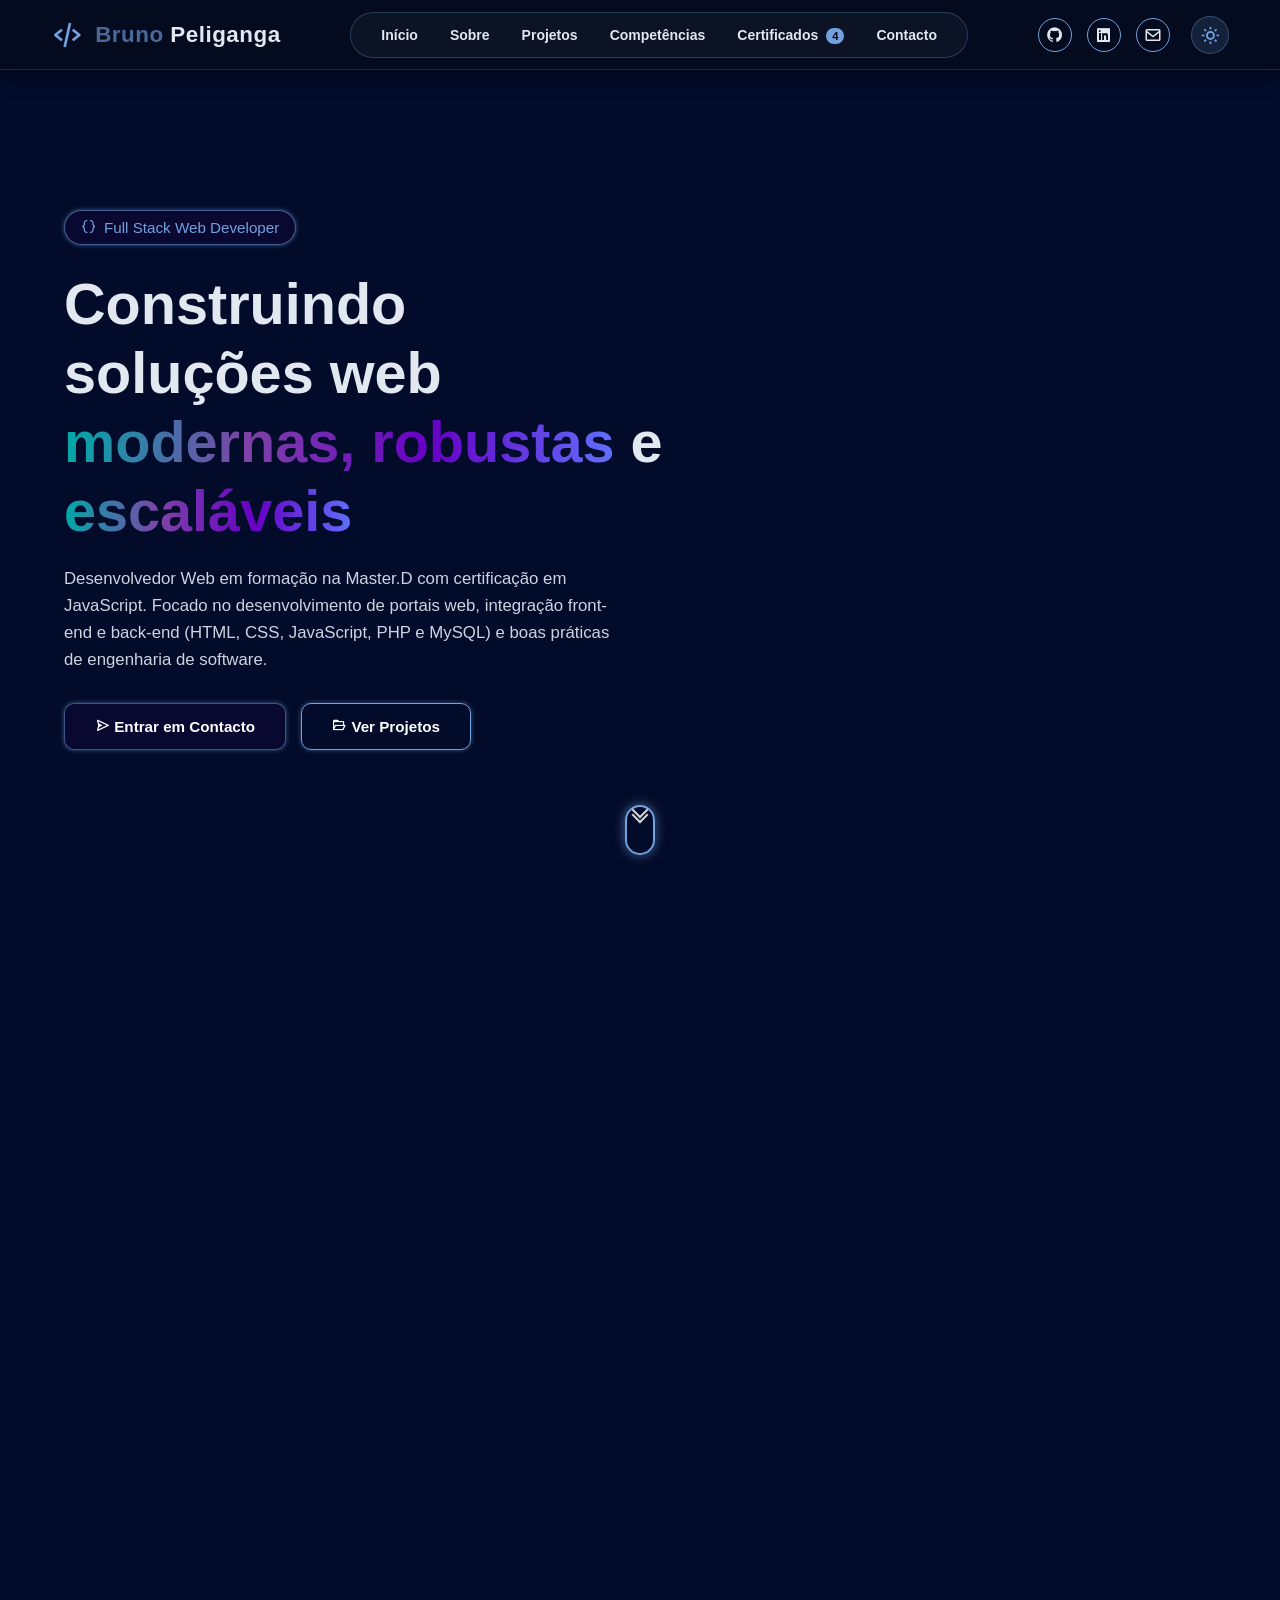
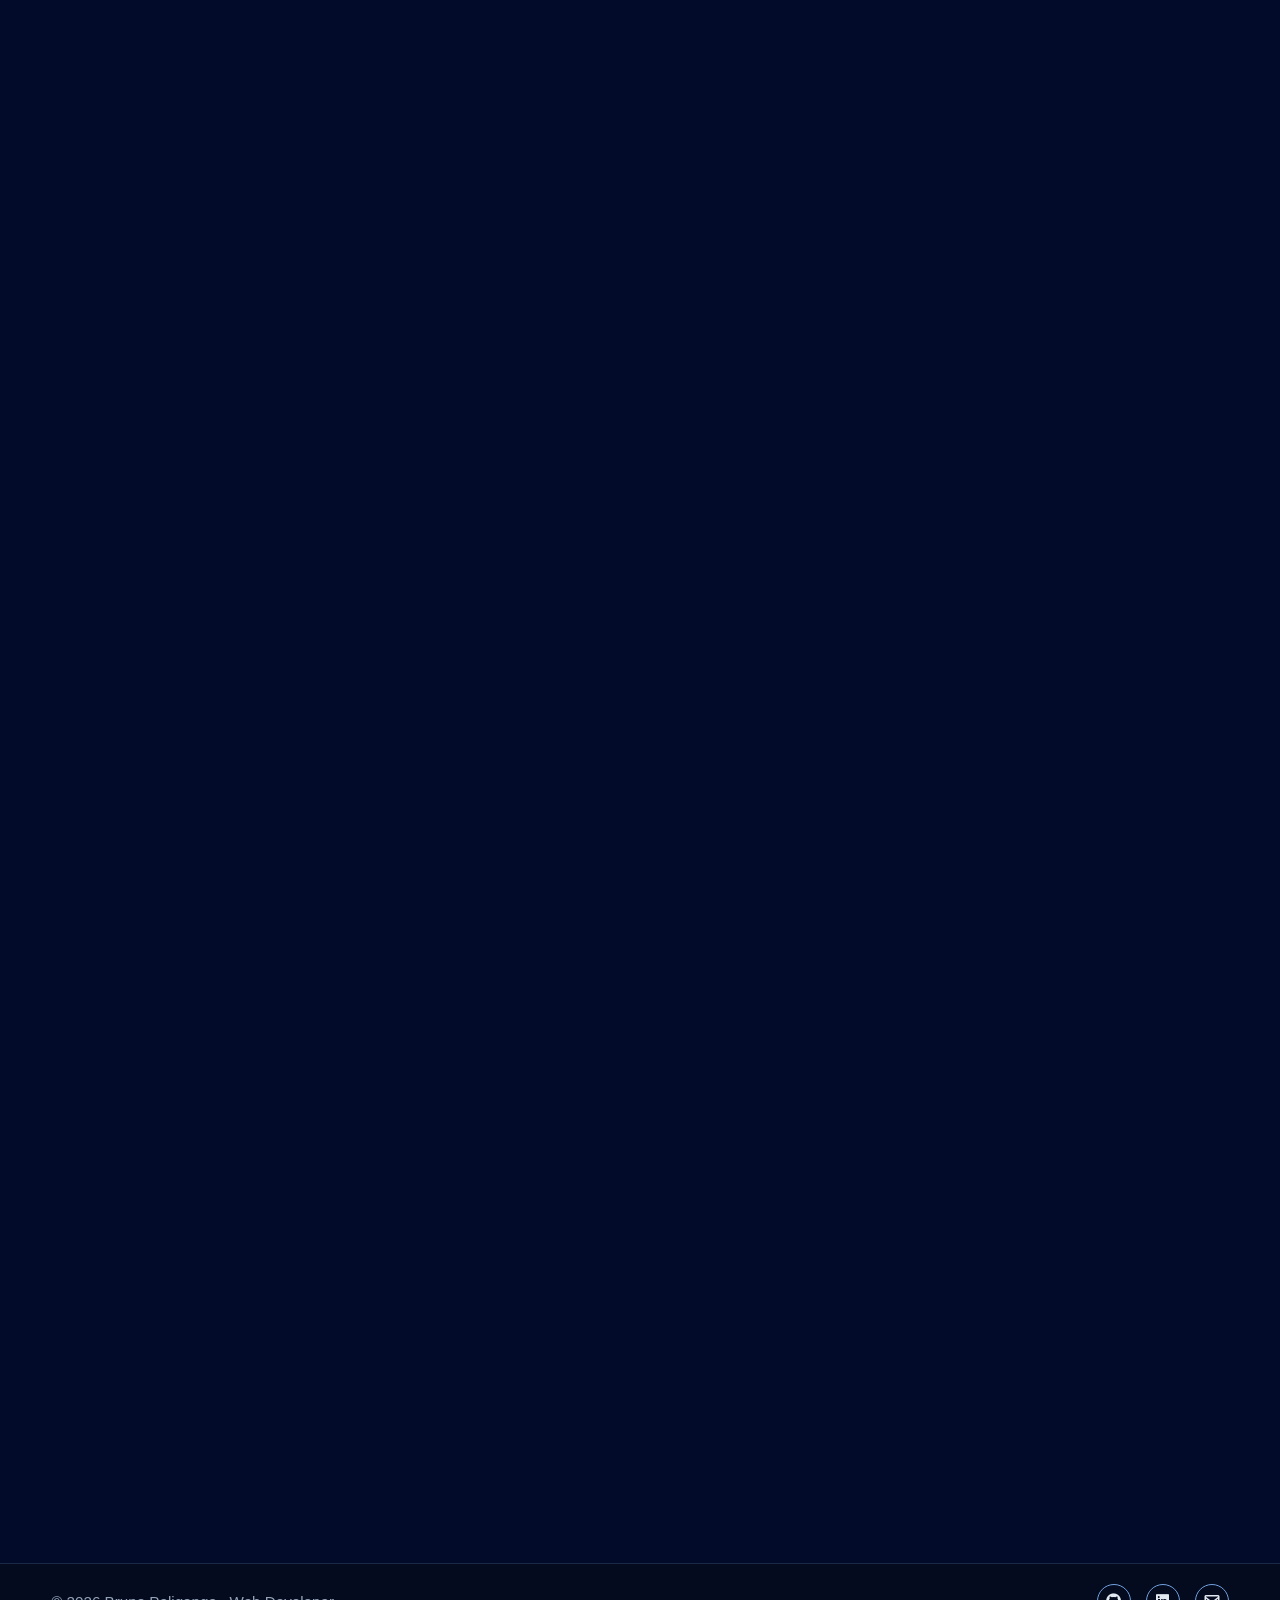
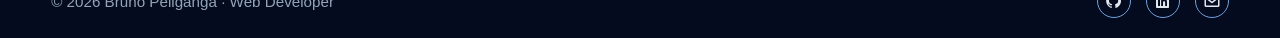
<file: index.html>
<!DOCTYPE html>
<html lang="pt">
<head>
    <meta charset="UTF-8">
    <meta name="viewport" content="width=device-width, initial-scale=1.0">
    <title>Bruno Peliganga | Web Developer Full Stack | Lisboa, Portugal</title>
    
    <!-- Metatags de SEO e Indexação -->
    <meta name="description" content="Portfólio profissional de Bruno Peliganga, Web Developer Full Stack residente em Lisboa. Especializado em HTML5, CSS3, JavaScript, PHP, MySQL e integração de portais web modernos.">
    <meta name="keywords" content="Bruno Peliganga, Web Developer, Full Stack, Programador Web, Lisboa, Portugal, HTML5, CSS3, JavaScript, PHP, MySQL, ARTSOFT, Master.D, Estágio Profissional, Portfólio">
    <meta name="author" content="Bruno Peliganga">
    <meta name="robots" content="index, follow">
    <link rel="canonical" href="https://brunopeliganga.dev/">

    <!-- Open Graph para Redes Sociais (LinkedIn, Facebook, WhatsApp) -->
    <meta property="og:type" content="website">
    <meta property="og:url" content="https://brunopeliganga.dev/">
    <meta property="og:title" content="Bruno Peliganga | Web Developer Full Stack">
    <meta property="og:description" content="Desenvolvedor Web Full Stack focado em portais modernos, PHP, MySQL e JavaScript. Disponível para estágio e oportunidades em Lisboa.">
    <meta property="og:image" content="images/grid1.png">
    <meta property="og:locale" content="pt_PT">

    <!-- Twitter Card -->
    <meta name="twitter:card" content="summary_large_image">
    <meta name="twitter:title" content="Bruno Peliganga | Web Developer Full Stack">
    <meta name="twitter:description" content="Portfólio profissional de desenvolvimento web Full Stack (HTML, CSS, JavaScript, PHP, MySQL). Baseado em Lisboa.">
    <meta name="twitter:image" content="images/grid1.png">

    <!-- Dados Estruturados Schema.org para Google Rich Snippets -->
    <script type="application/ld+json">
    {
      "@context": "https://schema.org",
      "@type": "Person",
      "name": "Bruno Peliganga",
      "jobTitle": "Web Developer Full Stack",
      "url": "https://brunopeliganga.dev/",
      "image": "images/grid1.png",
      "address": {
        "@type": "PostalAddress",
        "addressLocality": "Lisboa",
        "postalCode": "1600",
        "addressCountry": "PT"
      },
      "alumniOf": "Master.D",
      "knowsAbout": ["HTML5", "CSS3", "JavaScript", "PHP", "MySQL", "Bootstrap", "AJAX", "JSON", "Git", "REST APIs"]
    }
    </script>

    <link rel="stylesheet" href="css/style.css">
    <link href='https://unpkg.com/boxicons@2.1.4/css/boxicons.min.css' rel='stylesheet'>
    <link rel="stylesheet" href="https://unpkg.com/aos@next/dist/aos.css" />
</head>
<body>
    <div class="container">
        <video class="back-vid" autoplay loop muted plays-inline src="videos/galaxy.mp4"></video>

        <header data-aos="fade-down" data-aos-duration="2000">
            <div class="left">
                <i class='bx bx-code-alt logo-icon'></i>
                <h2><span class="logo-accent">Bruno</span> Peliganga</h2>
            </div>

            <ul>
                <li><a href="#home">Início</a></li>
                <li><a href="#about">Sobre</a></li>
                <li><a href="#projects">Projetos</a></li>
                <li><a href="#skills">Competências</a></li>
                <li><a href="#certificates">Certificados <span class="nav-badge">4</span></a></li>
                <li><a href="#contact">Contacto</a></li>
            </ul>

            <div class="box-icons">
                <a href="https://github.com/BrunoPeliganga" target="_blank" title="GitHub"><p><i class='bx bxl-github'></i></p></a>
                <a href="https://www.linkedin.com/in/bruno-peliganga-ba585a2a6/" target="_blank" title="LinkedIn"><p><i class='bx bxl-linkedin-square'></i></p></a>
                <a href="#contact" title="Contacto"><p><i class='bx bx-envelope'></i></p></a>
                <button class="theme-toggle-btn" id="themeToggle" title="Alternar Modo Claro / Escuro" aria-label="Alternar Tema Claro ou Escuro">
                    <i class='bx bx-sun' id="themeIcon"></i>
                </button>
            </div>

            <div class="menu-icon">
                <i class='bx bx-menu'></i>
            </div>            
        </header>

        <div class="sidebar">
            <div class="close-icon">
                <i class='bx bx-x'></i>
            </div>
            
            <ul>
                <li><a href="#home">Início</a></li>
                <li><a href="#about">Sobre</a></li>
                <li><a href="#projects">Projetos</a></li>
                <li><a href="#skills">Competências</a></li>
                <li><a href="#certificates">Certificados <span class="nav-badge">4</span></a></li>
                <li><a href="#contact">Contacto</a></li>
            </ul>

            <div class="social-sidebar">
                <a href="https://github.com/BrunoPeliganga" target="_blank"><i class='bx bxl-github'></i></a>
                <a href="https://www.linkedin.com/in/bruno-peliganga-ba585a2a6/" target="_blank"><i class='bx bxl-linkedin-square'></i></a>
                <a href="#contact"><i class='bx bx-envelope'></i></a>
                <button class="theme-toggle-btn theme-toggle-mobile" id="themeToggleMobile" title="Alternar Modo Claro / Escuro">
                    <i class='bx bx-sun' id="themeIconMobile"></i>
                </button>
            </div>
        </div>

        <section class="hero" id="home">
            <div class="hero-info" data-aos="fade-right" data-aos-duration="1200">
                <div class="hero-info-title">
                    <i class='bx bx-code-curly'></i>
                    Full Stack Web Developer
                </div>

                <h1 data-aos="fade-right" data-aos-duration="1500">Construindo soluções web <span class="gradient">modernas, robustas</span> e <span class="gradient">escaláveis</span></h1>

                <p>Desenvolvedor Web em formação na Master.D com certificação em JavaScript. Focado no desenvolvimento de portais web, integração front-end e back-end (HTML, CSS, JavaScript, PHP e MySQL) e boas práticas de engenharia de software.</p>

                <div class="hero-actions">
                    <a href="#contact" class="hero-btn-link"><button class="btn-primary"><i class='bx bx-send'></i> Entrar em Contacto</button></a>
                    <a href="#projects" class="hero-btn-link"><button class="btn-outline"><i class='bx bx-folder-open'></i> Ver Projetos</button></a>
                </div>
            </div>
            
            <div class="skills-video-box">
                <video class="skills-video" autoplay loop muted playsinline plays-inline preload="auto" src="videos/hero-video.mp4"></video>
            </div>
        
            <div class="scroll-down"></div>
        </section>

        <section class="info-section" id="about">
            <h1 class="section-title" data-aos="fade-up">Sobre Mim <span class="title-emoji">👋</span></h1>
            <div class="info-cards">
                <!-- Card 1: Perfil / Apresentação -->
                <div class="card card-profile" data-aos="fade-up" data-aos-delay="100">
                    <div class="card-media">
                        <img src="images/grid1.png" alt="Bruno Peliganga - Full Stack Developer">
                    </div>
                    <div class="card-text">
                        <h1>Olá, sou o Bruno Peliganga</h1>
                        <p>Formando em Web Development pela Master.D com especialização prática em JavaScript, PHP e MySQL. Apaixonado por criar interfaces fluidas e portais eficientes.</p>
                    </div>
                </div>

                <!-- Card 2: Stack Tecnológica -->
                <div class="card card-tech" data-aos="fade-up" data-aos-delay="200">
                    <div class="card-media">
                        <img src="images/grid2.png" alt="Stack Tecnológica - Bruno Peliganga">
                    </div>
                    <div class="card-text">
                        <h1>Stack Tecnológica</h1>
                        <p>Domínio das linguagens e ferramentas chave da web: HTML5 semântico, CSS3 moderno, JavaScript (ES6+), AJAX/JSON, PHP orientado a objetos e bases de dados MySQL.</p>
                    </div>
                </div>

                <!-- Card 3: Lisboa / Disponibilidade -->
                <div class="card card-tall" data-aos="fade-up" data-aos-delay="300">
                    <div class="card-media">
                        <video src="videos/glob.mp4" autoplay loop muted playsinline plays-inline></video>
                    </div>
                    <div class="card-text">
                        <h1>Lisboa, Portugal 📍</h1>
                        <p>Residente em Lisboa. Disponível para estágio curricular/profissional (presencial, híbrido ou remoto). Elevada capacidade de trabalho em equipa, análise e resolução de problemas.</p>
                        <a href="#contact" class="card-btn"><i class='bx bx-send'></i> Contactar</a>
                    </div>
                </div>

                <!-- Card 4: Filosofia de Programação -->
                <div class="card card-wide" data-aos="fade-up" data-aos-delay="400">
                    <div class="card-text">
                        <h1>Paixão por Programação & Resolução de Problemas</h1>
                        <p>Programar não é apenas código, é transformar desafios complexos em soluções digitais simples e funcionais. Motivado pelo rigor técnico, integridade, espírito inconformista e vontade contínua de evoluir profissionalmente.</p>
                    </div>
                    <div class="card-media">
                        <img src="images/grid4.png" alt="Paixão por Programação e Resolução de Problemas">
                    </div>
                </div>
            </div>
        </section>

        <section class="my-project" id="projects">
            <h1 class="section-title" data-aos="fade-up">Projetos em Destaque <span class="title-emoji">👨‍💻</span></h1>
            <div class="project-card" data-aos="fade-up">
                <div class="project-vidbox">
                    <video autoplay loop muted playsinline preload="auto" id="projectVideo1" src="videos/project1.mp4"></video>
                    <div class="hover-sign"></div>
                </div>
                <div class="project-info">
                    <h1>Portal Web <span class="gradient">Gestão & Conexão a Base de Dados</span></h1>
                    <p>Aplicação web interativa com arquitetura Full Stack. Desenvolvida com PHP e MySQL no back-end para operações CRUD (Create, Read, Update, Delete), autenticação de utilizadores e integração front-end com JavaScript e AJAX para consultas dinâmicas sem recarregar a página.</p>
                    <a href="https://github.com/BrunoPeliganga/sistema-gestao-eventos-php-mysql" target="_blank" rel="noopener noreferrer" style="text-decoration: none; display: inline-block;">
                        <button><i class='bx bx-link-external'></i> Ver Projeto</button>
                    </a>
                </div>
            </div>

            <div class="project-card" data-aos="fade-up">
                <div class="project-vidbox">
                    <video autoplay loop muted playsinline preload="auto" id="projectVideo2" src="videos/project2.mp4"></video>
                </div>
                <div class="project-info">
                    <h1>Plataforma de <span class="gradient">Portfólio Pessoal & Marca Digital</span></h1>
                    <p>Website responsivo de alta performance construído com HTML5 semântico, CSS3 avançado (Grid, Flexbox, animações de entrada) e JavaScript para controlo de interatividades, menus dinâmicos e experiência imersiva de utilizador em múltiplos dispositivos.</p>
                    <a href="https://github.com/BrunoPeliganga/portfolio" target="_blank" rel="noopener noreferrer" style="text-decoration: none; display: inline-block;">
                        <button><i class='bx bx-link-external'></i> Ver Projeto</button>
                    </a>
                </div>
            </div>

            <div class="project-card" data-aos="fade-up">
                <div class="project-vidbox">
                    <video autoplay loop muted playsinline preload="auto" id="projectVideo3" src="videos/project3.mp4"></video>
                </div>
                
                <div class="project-info">
                    <h1>Aplicação Dinâmica <span class="gradient">Consumo de APIs & Manipulação DOM</span></h1>
                    <p>Aplicação front-end dinâmica com foco em JavaScript moderno (ES6+), consumo de dados assíncronos via Fetch/AJAX com JSON, validação estruturada de formulários e renderização de dados em tempo real com excelente usabilidade.</p>
                    <a href="https://github.com/BrunoPeliganga/app-consumo-api-js" target="_blank" rel="noopener noreferrer" style="text-decoration: none; display: inline-block;">
                        <button><i class='bx bx-link-external'></i> Ver Projeto</button>
                    </a>
                </div>
            </div>
        </section>

        
        <section class="skills-section" id="skills">
            <h1 class="section-title" data-aos="fade-up">
                Competências & Formação 💪
            </h1>
            <p class="skills-subtitle" data-aos="fade-up" data-aos-delay="100">
                Especialização técnica Full Stack adquirida na Master.D com certificações práticas adicionais.
            </p>

            <div class="skills-container" data-aos="fade-up" data-aos-delay="200">
                <div class="skills-card" data-aos="fade-right" data-aos-delay="300">
                    <div class="skills-card-header">
                        <i class='bx bx-laptop'></i>
                        <h2 class="gradient">Front-End & UI</h2>
                    </div>
                    <p>Domínio de HTML5 semântico, CSS3 (Grid e Flexbox), Bootstrap, design responsivo adaptado a todos os ecrãs e otimização para SEO e acessibilidade.</p>
                    <div class="skill-tags">
                        <span>HTML5</span>
                        <span>CSS3</span>
                        <span>JavaScript (ES6+)</span>
                        <span>Bootstrap</span>
                        <span>Design Responsivo</span>
                        <span>SEO Web</span>
                    </div>
                </div>

                <div class="skills-card" data-aos="fade-left" data-aos-delay="300">
                    <div class="skills-card-header">
                        <i class='bx bx-code-block'></i>
                        <h2 class="gradient">Back-End & Full Stack</h2>
                    </div>
                    <p>Desenvolvimento em JavaScript (DOM, AJAX, JSON, POO), PHP (Programação Orientada a Objetos, ligação a formulários) e bases de dados relacionais MySQL com queries estruturadas.</p>
                    <div class="skill-tags">
                        <span>PHP (POO)</span>
                        <span>MySQL</span>
                        <span>AJAX / Fetch API</span>
                        <span>JSON</span>
                        <span>Bases de Dados</span>
                        <span>Git & GitHub</span>
                    </div>
                </div>
            </div>

            <div class="slider-wrapper" data-aos="fade-up" data-aos-delay="400">
                <div class="slider" reverse="true" style="
                    --width: 100px;
                    --height: 100px;
                    --quantity: 8;
                ">
                    <div class="list">
                        <div class="item" style="--position: 1"><img src="images/10.png" alt="HTML5" title="HTML5"></div>
                        <div class="item" style="--position: 2"><img src="images/6.png" alt="CSS3" title="CSS3"></div>
                        <div class="item" style="--position: 3"><img src="images/12.png" alt="JavaScript" title="JavaScript"></div>
                        <div class="item" style="--position: 4"><img src="images/PHP.png" alt="PHP" title="PHP"></div>
                        <div class="item" style="--position: 5"><img src="images/MYSQL.png" alt="MySQL" title="MySQL"></div>
                        <div class="item" style="--position: 6"><img src="images/7.png" alt="GitHub" title="GitHub"></div>
                        <div class="item" style="--position: 7"><img src="images/linkedin-icon-free-png.webp" alt="LinkedIn" title="LinkedIn"></div>
                        <div class="item" style="--position: 8"><img src="images/3.webp" alt="Docker" title="Docker"></div>
                    </div>
                </div>
            </div>
        </section>

        <!-- SECÇÃO DE CERTIFICADOS & CONQUISTAS OFICIAIS -->
        <section class="certificates-section" id="certificates">
            <h1 class="section-title" data-aos="fade-up">Certificados & Conquistas Oficiais <span class="title-emoji">🎓</span></h1>
            <p class="certificates-subtitle" data-aos="fade-up" data-aos-delay="100">
                Qualificações técnicas, estágios formativos e certificações práticas comprovadas que consolidam o meu percurso em desenvolvimento web.
            </p>

            <div class="certificates-container" data-aos="fade-up" data-aos-delay="200">
                
                <!-- Certificado 1: MT Tecnologia / INEFOP -->
                <div class="cert-card" data-aos="zoom-in" data-aos-delay="250">
                    <div class="cert-card-header">
                        <div class="cert-badge-highlight"><i class='bx bx-star'></i> Estágio & Recomendação</div>
                        <span class="cert-year">2023</span>
                    </div>
                    <div class="cert-body">
                        <div class="cert-icon-wrap"><i class='bx bx-briefcase-alt-2'></i></div>
                        <h3>Estágio Formativo: Programação & Base de Dados</h3>
                        <h4>MT - Tecnologia (SU) Lda • Mundo da Tecnologia</h4>
                        <p>Acreditado pelo INEFOP / MAPTSS. Conclusão com classificação de excelência de <strong>90%</strong> e <strong>Carta de Recomendação Oficial</strong> da Direção Geral atestando rigor, honestidade e competência técnica.</p>
                        <div class="cert-tags">
                            <span>Bases de Dados</span>
                            <span>Lógica SQL</span>
                            <span>Aproveitamento 90%</span>
                            <span>INEFOP</span>
                        </div>
                    </div>
                    <div class="cert-footer">
                        <a href="certificados/DOC-040324-007.pdf" target="_blank" class="btn-cert">
                            <i class='bx bx-file'></i> Abrir Certificado & Carta (PDF)
                        </a>
                    </div>
                </div>

                <!-- Certificado 2: Danki Code JavaScript -->
                <div class="cert-card" data-aos="zoom-in" data-aos-delay="300">
                    <div class="cert-card-header">
                        <div class="cert-badge-tech"><i class='bx bxl-javascript'></i> JavaScript Completo</div>
                        <span class="cert-year">2026</span>
                    </div>
                    <div class="cert-body">
                        <div class="cert-icon-wrap js-icon"><i class='bx bxl-javascript'></i></div>
                        <h3>Curso JavaScript Completo (14h)</h3>
                        <h4>Danki Code</h4>
                        <p>Domínio aprofundado de JavaScript Moderno (ES6+), manipulação de DOM, chamadas assíncronas via Fetch API / AJAX, processamento de JSON e Programação Orientada a Objetos.</p>
                        <div class="cert-tags">
                            <span>JavaScript ES6+</span>
                            <span>Fetch API</span>
                            <span>AJAX & JSON</span>
                            <span>DOM POO</span>
                        </div>
                    </div>
                    <div class="cert-footer">
                        <a href="certificados/JScode.pdf" target="_blank" class="btn-cert">
                            <i class='bx bx-shield-quarter'></i> Ver Certificado (PDF)
                        </a>
                    </div>
                </div>

                <!-- Certificado 3: CFITEL / ITEL -->
                <div class="cert-card" data-aos="zoom-in" data-aos-delay="350">
                    <div class="cert-card-header">
                        <div class="cert-badge-tech"><i class='bx bxl-php'></i> PHP & MySQL</div>
                        <span class="cert-year">2022</span>
                    </div>
                    <div class="cert-body">
                        <div class="cert-icon-wrap php-icon"><i class='bx bx-server'></i></div>
                        <h3>Programação Web + Base de Dados + PHP</h3>
                        <h4>CFITEL / ITEL (Inst. de Telecomunicações)</h4>
                        <p>Treinamento prático intensivo na 1ª Edição do Bootcamp CFITEL, com foco em sintaxe PHP estruturada, modelação de bases de dados relacionais e integração dinâmica a formulários web.</p>
                        <div class="cert-tags">
                            <span>PHP Web</span>
                            <span>Modelação MySQL</span>
                            <span>Bootcamp ITEL</span>
                        </div>
                    </div>
                    <div class="cert-footer">
                        <a href="certificados/DOC-040324-005.pdf" target="_blank" class="btn-cert">
                            <i class='bx bx-file-blank'></i> Ver Certificado (PDF)
                        </a>
                    </div>
                </div>

                <!-- Certificado 4: SIDON Tecnologia & FACUL -->
                <div class="cert-card" data-aos="zoom-in" data-aos-delay="400">
                    <div class="cert-card-header">
                        <div class="cert-badge-tech"><i class='bx bx-laptop'></i> Bootcamp Tech</div>
                        <span class="cert-year">2023</span>
                    </div>
                    <div class="cert-body">
                        <div class="cert-icon-wrap tech-icon"><i class='bx bx-code-block'></i></div>
                        <h3>Bootcamp Arena do Conhecimento (12h)</h3>
                        <h4>SIDON Tecnologia & FACUL</h4>
                        <p>Imersão académica e tecnológica focada em engenharia de sistemas, boas práticas de computação digital e ecossistema de ferramentas tecnológicas colaborativas.</p>
                        <div class="cert-tags">
                            <span>Sistemas TI</span>
                            <span>Boas Práticas</span>
                            <span>FACUL Digital</span>
                        </div>
                    </div>
                    <div class="cert-footer">
                        <a href="certificados/DOC-040324-006.pdf" target="_blank" class="btn-cert">
                            <i class='bx bx-file-blank'></i> Ver Certificado (PDF)
                        </a>
                    </div>
                </div>

            </div>
        </section>

        <section class="contact-section" id="contact">
            <h1 class="section-title" data-aos="fade-up">Vamos Conversar? <span class="title-emoji">😊</span></h1>
            <p class="contact-subtitle" data-aos="fade-up" data-aos-delay="100">Estou disponível para novas oportunidades de estágio profissional, colaborações em projetos e desafios no desenvolvimento web.</p>

            <div class="contact-cards-container" data-aos="fade-up" data-aos-delay="200">
                <a href="mailto:brunopeliganga315@gmail.com?subject=Contacto%20Profissional%20-%20Bruno%20Peliganga&body=Ol%C3%A1%20Bruno,%0A%0AEntro%20em%20contacto%20atrav%C3%A9s%20do%20teu%20Portf%C3%B3lio%20Web..." class="contact-card email-contact-card" id="emailCard" title="Clique para enviar um e-mail direto">
                    <div class="contact-card-icon"><i class='bx bx-envelope'></i></div>
                    <div class="contact-card-info">
                        <h3>E-mail</h3>
                        <p>brunopeliganga315@gmail.com</p>
                        <span class="contact-card-action">Enviar Mensagem <i class='bx bx-right-arrow-alt'></i></span>
                    </div>
                </a>

                <a href="https://www.linkedin.com/in/bruno-peliganga-ba585a2a6/" target="_blank" class="contact-card">
                    <div class="contact-card-icon"><i class='bx bxl-linkedin-square'></i></div>
                    <div class="contact-card-info">
                        <h3>LinkedIn</h3>
                        <p>Bruno Peliganga</p>
                        <span class="contact-card-action">Conectar no LinkedIn <i class='bx bx-right-arrow-alt'></i></span>
                    </div>
                </a>

                <a href="https://github.com/BrunoPeliganga" target="_blank" class="contact-card">
                    <div class="contact-card-icon"><i class='bx bxl-github'></i></div>
                    <div class="contact-card-info">
                        <h3>GitHub</h3>
                        <p>BrunoPeliganga</p>
                        <span class="contact-card-action">Explorar Repositórios <i class='bx bx-right-arrow-alt'></i></span>
                    </div>
                </a>

                <a href="documentos/Curriculo_Bruno_Peliganga_QRCode.html?pdf=1" target="_blank" class="contact-card cv-contact-card" title="Abrir e descarregar Currículo em PDF">
                    <div class="contact-card-icon cv-icon"><i class='bx bx-file'></i></div>
                    <div class="contact-card-info">
                        <h3>Currículo (CV)</h3>
                        <p>Visualizar / Baixar em PDF</p>
                        <span class="contact-card-action">Aceder ao CV <i class='bx bx-right-arrow-alt'></i></span>
                    </div>
                </a>

                <div class="contact-card">
                    <div class="contact-card-icon"><i class='bx bx-map-pin'></i></div>
                    <div class="contact-card-info">
                        <h3>Localização</h3>
                        <p>2580-400 Lisboa, Portugal</p>
                        <span class="contact-card-action">Presencial / Híbrido</span>
                    </div>
                </div>
            </div>
        </section> 

        <section class="footer">
            <h1>©️ 2026 Bruno Peliganga · Web Developer</h1>
            <div class="box-icons">
                <a href="https://github.com/BrunoPeliganga" target="_blank" style="color: inherit; text-decoration: none;"><p><i class='bx bxl-github'></i></p></a>
                <a href="https://www.linkedin.com/in/bruno-peliganga-ba585a2a6/" target="_blank" style="color: inherit; text-decoration: none;"><p><i class='bx bxl-linkedin-square'></i></p></a>
                <a href="#contact" style="color: inherit; text-decoration: none;"><p><i class='bx bx-envelope'></i></p></a>
            </div>
        </section>
        
    </div>
    <script src="js/app.js"></script>
    <script src="https://unpkg.com/aos@next/dist/aos.js"></script>
    <script>
      AOS.init();
    </script>
</body>
</html>
</file>
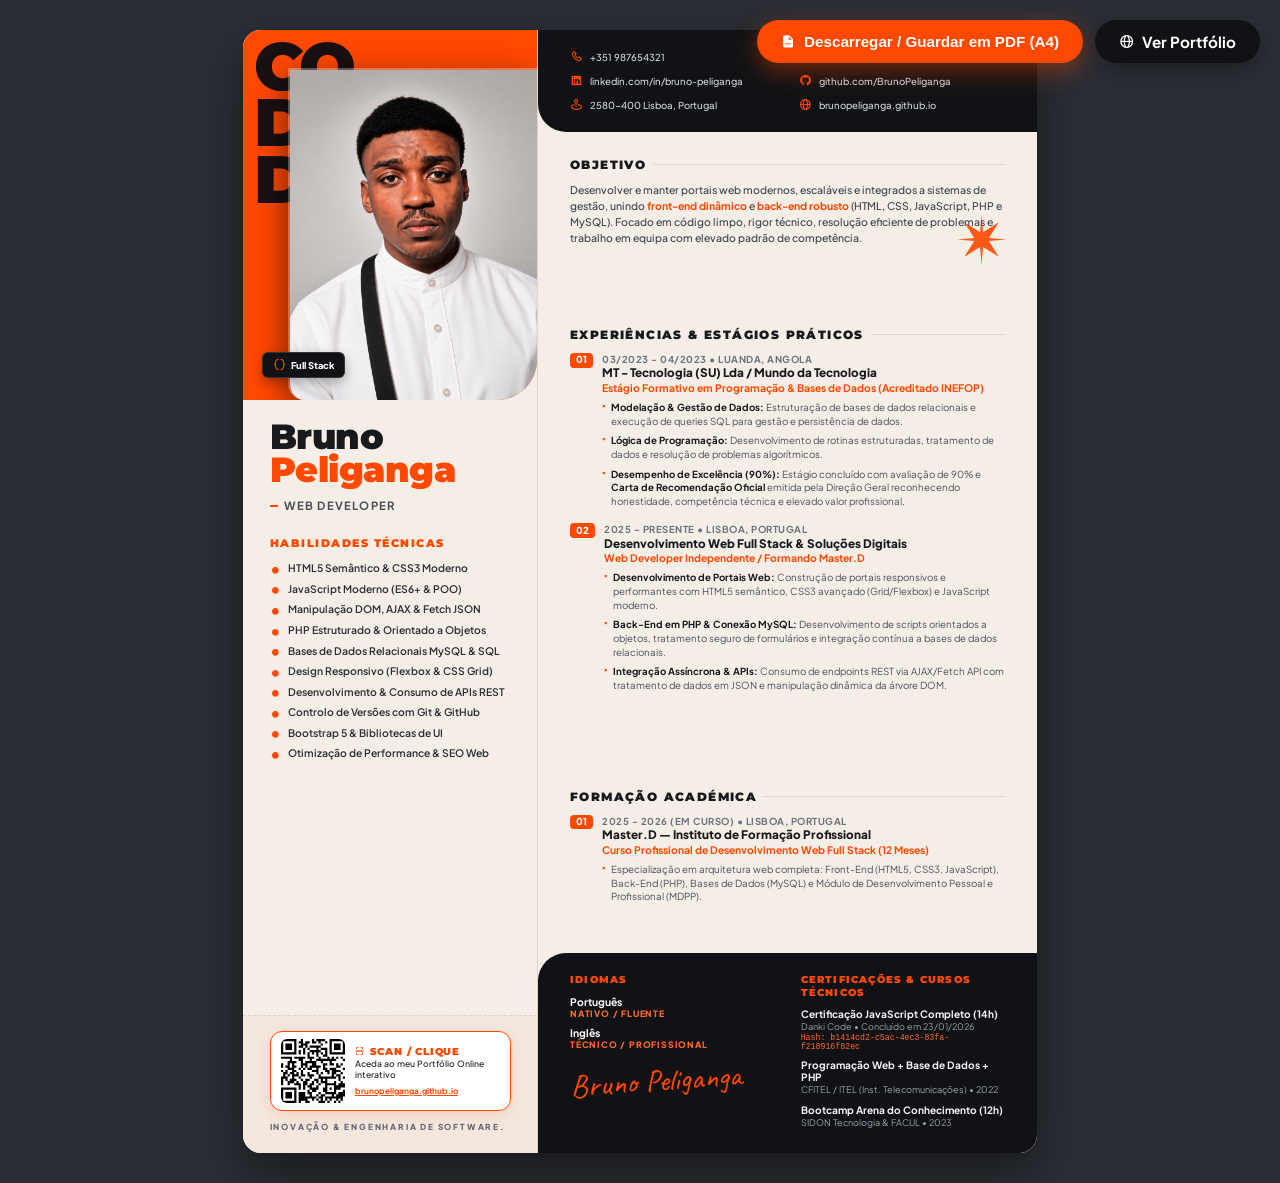
<file: documentos/Curriculo_Bruno_Peliganga_QRCode.html>
<!DOCTYPE html>
<html lang="pt">
<head>
    <meta charset="UTF-8">
    <meta name="viewport" content="width=device-width, initial-scale=1.0">
    <title>Currículo - Bruno Peliganga | Full Stack Web Developer (Com QR Code)</title>
    <link rel="preconnect" href="https://fonts.googleapis.com">
    <link rel="preconnect" href="https://fonts.gstatic.com" crossorigin>
    <link href="https://fonts.googleapis.com/css2?family=Caveat:wght@600;700&family=Montserrat:wght@400;500;600;700;800;900&family=Plus+Jakarta+Sans:wght@400;500;600;700;800&display=swap" rel="stylesheet">
    <link href='https://unpkg.com/boxicons@2.1.4/css/boxicons.min.css' rel='stylesheet'>
    <style>
        :root {
            --bg-beige: #f4eee7;
            --bg-dark: #111215;
            --accent-orange: #ff4800;
            --accent-orange-light: #ff6a2b;
            --text-dark: #18191c;
            --text-muted: #575a61;
            --text-light: #ffffff;
            --border-color: #ded6cc;
        }

        * {
            margin: 0;
            padding: 0;
            box-sizing: border-box;
            -webkit-print-color-adjust: exact !important;
            print-color-adjust: exact !important;
        }

        body {
            font-family: 'Plus Jakarta Sans', sans-serif;
            background-color: #2b2e35;
            color: var(--text-dark);
            display: flex;
            justify-content: center;
            align-items: center;
            min-height: 100vh;
            padding: 30px 15px;
        }

        /* Barra de Ações para Impressão */
        .action-bar {
            position: fixed;
            top: 20px;
            right: 20px;
            display: flex;
            gap: 12px;
            z-index: 1000;
        }

        .btn-action {
            background: var(--accent-orange);
            color: #fff;
            border: none;
            padding: 12px 24px;
            border-radius: 50px;
            font-weight: 700;
            font-size: 0.95rem;
            cursor: pointer;
            box-shadow: 0 8px 25px rgba(255, 72, 0, 0.4);
            display: flex;
            align-items: center;
            gap: 8px;
            transition: 0.3s;
            text-decoration: none;
        }

        .btn-action:hover {
            background: #e03f00;
            transform: translateY(-2px);
            box-shadow: 0 12px 30px rgba(255, 72, 0, 0.6);
        }

        .btn-action.btn-secondary {
            background: #111215;
            box-shadow: 0 8px 25px rgba(0, 0, 0, 0.3);
        }

        .btn-action.btn-secondary:hover {
            background: #23252b;
        }

        /* Folha A4 do CV */
        .cv-page {
            width: 210mm;
            min-height: 297mm;
            height: 297mm;
            background-color: var(--bg-beige);
            display: grid;
            grid-template-columns: 78mm 132mm;
            overflow: hidden;
            border-radius: 18px;
            box-shadow: 0 20px 50px rgba(0, 0, 0, 0.45);
            position: relative;
        }

        /* ==================== COLUNA ESQUERDA ==================== */
        .cv-sidebar {
            background-color: var(--bg-beige);
            display: flex;
            flex-direction: column;
            justify-content: space-between;
            position: relative;
            border-right: 1.5px solid var(--border-color);
            z-index: 2;
        }

        /* Bloco Superior Laranja com Tipografia Brutalista e Foto */
        .hero-banner {
            background-color: var(--accent-orange);
            height: 98mm;
            position: relative;
            overflow: hidden;
            display: flex;
            align-items: flex-end;
            border-bottom-right-radius: 40px;
        }

        /* Tipografia de Fundo (CODE / DEV) */
        .hero-bg-text {
            position: absolute;
            top: 2mm;
            left: 3mm;
            font-family: 'Montserrat', sans-serif;
            font-weight: 900;
            font-size: 50pt;
            line-height: 0.85;
            color: #0d0e12;
            letter-spacing: -2px;
            user-select: none;
            opacity: 0.95;
            z-index: 1;
        }

        .hero-bg-text span {
            display: block;
        }

        /* Foto de Perfil Recortada Sobreposta */
        .hero-photo-wrapper {
            position: absolute;
            bottom: 0;
            right: 0;
            width: 66mm;
            height: 88mm;
            z-index: 3;
            display: flex;
            align-items: flex-end;
            justify-content: center;
        }

        .hero-photo {
            width: 100%;
            height: 100%;
            object-fit: cover;
            object-position: center top;
            border-bottom-left-radius: 16px;
            filter: drop-shadow(-6px 6px 14px rgba(0, 0, 0, 0.45));
            border-left: 2px solid rgba(255, 255, 255, 0.3);
            border-top: 2px solid rgba(255, 255, 255, 0.3);
        }

        /* Tag Flutuante Estilo Cursor */
        .floating-tag {
            position: absolute;
            bottom: 6mm;
            left: 5mm;
            z-index: 4;
            background: #111215;
            color: #fff;
            padding: 5px 10px;
            border-radius: 6px;
            font-size: 7pt;
            font-weight: 800;
            display: flex;
            align-items: center;
            gap: 5px;
            box-shadow: 0 4px 12px rgba(0,0,0,0.3);
            border: 1px solid rgba(255, 255, 255, 0.15);
        }

        .floating-tag i {
            color: var(--accent-orange);
            font-size: 10pt;
        }

        /* Conteúdo Médio da Coluna Esquerda */
        .sidebar-content {
            padding: 5.5mm 7mm 3mm 7mm;
            flex: 1;
            display: flex;
            flex-direction: column;
            justify-content: flex-start;
        }

        .identity-box {
            margin-bottom: 4.5mm;
        }

        .identity-box h1 {
            font-family: 'Montserrat', sans-serif;
            font-size: 26pt;
            font-weight: 900;
            color: var(--text-dark);
            line-height: 0.95;
            letter-spacing: -0.5px;
        }

        .identity-box h1 span {
            color: var(--accent-orange);
            display: block;
        }

        .identity-box .title-role {
            font-size: 8.5pt;
            font-weight: 700;
            color: #4b4e56;
            text-transform: uppercase;
            letter-spacing: 1.2px;
            margin-top: 3mm;
            display: flex;
            align-items: center;
            gap: 6px;
        }

        .identity-box .title-role::before {
            content: "";
            width: 8px;
            height: 2.5px;
            background-color: var(--accent-orange);
            display: inline-block;
        }

        /* Habilidades */
        .skills-block {
            margin-top: 1.5mm;
        }

        .skills-heading {
            font-family: 'Montserrat', sans-serif;
            font-size: 8.5pt;
            font-weight: 900;
            color: var(--accent-orange);
            text-transform: uppercase;
            letter-spacing: 1.5px;
            margin-bottom: 3mm;
            display: flex;
            align-items: center;
            gap: 6px;
        }

        .skills-list {
            list-style: none;
            display: flex;
            flex-direction: column;
            gap: 2mm;
        }

        .skills-list li {
            font-size: 7.8pt;
            font-weight: 600;
            color: #2b2e35;
            display: flex;
            align-items: center;
            gap: 7px;
        }

        .skills-list li::before {
            content: "•";
            color: var(--accent-orange);
            font-size: 13pt;
            line-height: 0;
        }

        /* Rodapé da Coluna Esquerda: QR Code Interativo e Escaneável */
        .sidebar-footer-qr {
            padding: 4mm 7mm 5.5mm 7mm;
            border-top: 1px dashed var(--border-color);
            display: flex;
            flex-direction: column;
            gap: 2.5mm;
            background-color: rgba(255, 72, 0, 0.04);
        }

        .qr-card-wrap {
            display: flex;
            align-items: center;
            gap: 10px;
            background: #ffffff;
            border: 1.5px solid var(--accent-orange);
            border-radius: 12px;
            padding: 7px 10px;
            box-shadow: 0 4px 15px rgba(255, 72, 0, 0.15);
            text-decoration: none;
            color: inherit;
            transition: 0.3s;
        }

        .qr-card-wrap:hover {
            transform: translateY(-2px);
            box-shadow: 0 6px 20px rgba(255, 72, 0, 0.3);
        }

        .qr-img {
            width: 17mm;
            height: 17mm;
            display: block;
            border-radius: 6px;
        }

        .qr-info {
            display: flex;
            flex-direction: column;
            gap: 2px;
        }

        .qr-title {
            font-family: 'Montserrat', sans-serif;
            font-size: 7.2pt;
            font-weight: 900;
            color: var(--accent-orange);
            text-transform: uppercase;
            letter-spacing: 0.8px;
            display: flex;
            align-items: center;
            gap: 4px;
        }

        .qr-desc {
            font-size: 6.5pt;
            font-weight: 600;
            color: #3b3e45;
            line-height: 1.25;
        }

        .qr-link-text {
            font-size: 6.2pt;
            font-weight: 700;
            color: var(--accent-orange);
            margin-top: 2px;
            text-decoration: underline;
        }

        .slogan-tagline {
            font-size: 6.2pt;
            font-weight: 800;
            color: #636874;
            letter-spacing: 1.8px;
            text-transform: uppercase;
        }

        /* ==================== COLUNA DIREITA ==================== */
        .cv-main {
            display: flex;
            flex-direction: column;
            background-color: var(--bg-beige);
        }

        /* Cabeçalho Superior Preto com Contactos Oficiais do Bruno */
        .main-header {
            background-color: var(--bg-dark);
            color: var(--text-light);
            padding: 5.5mm 8.5mm;
            display: grid;
            grid-template-columns: 1fr 1fr;
            gap: 3mm 6mm;
            border-bottom-left-radius: 28px;
        }

        .contact-item {
            display: flex;
            align-items: center;
            gap: 7px;
            font-size: 7.2pt;
            font-weight: 500;
            color: #d1d5db;
        }

        .contact-item i {
            color: var(--accent-orange);
            font-size: 9.5pt;
        }

        .contact-item a {
            color: inherit;
            text-decoration: none;
            transition: color 0.2s;
        }

        .contact-item a:hover {
            color: var(--accent-orange);
        }

        /* Corpo Principal da Coluna Direita */
        .main-body {
            padding: 6.5mm 8.5mm 4.5mm 8.5mm;
            flex: 1;
            display: flex;
            flex-direction: column;
            justify-content: space-between;
            position: relative;
        }

        /* Seção Genérica */
        .section-block {
            margin-bottom: 4.5mm;
            position: relative;
        }

        .section-title {
            font-family: 'Montserrat', sans-serif;
            font-size: 9.2pt;
            font-weight: 900;
            color: var(--text-dark);
            text-transform: uppercase;
            letter-spacing: 1.4px;
            margin-bottom: 2.8mm;
            display: flex;
            align-items: center;
            gap: 7px;
        }

        .section-title::after {
            content: "";
            flex: 1;
            height: 1px;
            background-color: var(--border-color);
        }

        /* Objetivo */
        .objective-text {
            font-size: 7.9pt;
            line-height: 1.5;
            color: #3e424b;
            font-weight: 500;
        }

        .objective-text strong {
            color: var(--accent-orange);
            font-weight: 700;
        }

        /* Ícone Estrela / Sunburst no canto */
        .sunburst-decoration {
            position: absolute;
            top: 22mm;
            right: 8mm;
            width: 13mm;
            height: 13mm;
            color: var(--accent-orange);
            opacity: 0.9;
            pointer-events: none;
        }

        /* Itens de Experiência e Formação */
        .timeline-item {
            display: flex;
            gap: 9px;
            margin-bottom: 3.8mm;
            position: relative;
        }

        .timeline-badge {
            background-color: var(--accent-orange);
            color: #fff;
            font-size: 7.2pt;
            font-weight: 800;
            padding: 2.5px 6px;
            border-radius: 4px;
            height: fit-content;
            line-height: 1;
        }

        .timeline-content {
            flex: 1;
        }

        .timeline-date {
            font-size: 7.2pt;
            font-weight: 700;
            color: #6c727e;
            text-transform: uppercase;
            letter-spacing: 0.5px;
            margin-bottom: 1.5px;
        }

        .timeline-company {
            font-size: 8.8pt;
            font-weight: 800;
            color: var(--text-dark);
            line-height: 1.25;
        }

        .timeline-role {
            font-size: 7.8pt;
            font-weight: 700;
            color: var(--accent-orange);
            margin-bottom: 1.8mm;
        }

        .timeline-desc {
            list-style: none;
            display: flex;
            flex-direction: column;
            gap: 1.5mm;
        }

        .timeline-desc li {
            font-size: 7.3pt;
            color: #4b4f59;
            line-height: 1.42;
            position: relative;
            padding-left: 9px;
        }

        .timeline-desc li::before {
            content: "▪";
            color: var(--accent-orange);
            position: absolute;
            left: 0;
            top: -1px;
            font-size: 6.5pt;
        }

        .timeline-desc strong {
            color: var(--text-dark);
            font-weight: 700;
        }

        /* Rodapé Inferior Preto: Idiomas, Cursos Comprovados & Certificações */
        .main-footer {
            background-color: var(--bg-dark);
            color: var(--text-light);
            padding: 5.5mm 8.5mm 6.5mm 8.5mm;
            display: grid;
            grid-template-columns: 1fr 1fr;
            gap: 4mm 7mm;
            position: relative;
            border-top-left-radius: 28px;
        }

        .footer-col-title {
            font-family: 'Montserrat', sans-serif;
            font-size: 7.8pt;
            font-weight: 900;
            color: var(--accent-orange);
            text-transform: uppercase;
            letter-spacing: 1.2px;
            margin-bottom: 2.2mm;
        }

        .lang-group {
            margin-bottom: 2mm;
        }

        .lang-name {
            font-size: 7.8pt;
            font-weight: 700;
            color: #fff;
        }

        .lang-level {
            font-size: 6.6pt;
            font-weight: 800;
            color: var(--accent-orange-light);
            text-transform: uppercase;
            letter-spacing: 0.8px;
        }

        .footer-signature {
            font-family: 'Caveat', cursive;
            font-size: 24pt;
            color: var(--accent-orange);
            line-height: 1;
            margin-top: 1.5mm;
            transform: rotate(-4deg);
            display: inline-block;
        }

        .footer-list {
            list-style: none;
            display: flex;
            flex-direction: column;
            gap: 2.2mm;
        }

        .footer-item-title {
            font-size: 7.6pt;
            font-weight: 700;
            color: #f3f4f6;
            line-height: 1.2;
        }

        .footer-item-sub {
            font-size: 6.8pt;
            color: #9ca3af;
            margin-top: 1px;
        }

        .footer-cert-code {
            font-size: 6.2pt;
            color: var(--accent-orange-light);
            font-family: monospace;
            margin-top: 1px;
        }

        /* ==================== REGRAS DE IMPRESSÃO (PDF A4) ==================== */
        @media print {
            body {
                background: none !important;
                padding: 0 !important;
                min-height: auto !important;
            }

            .action-bar {
                display: none !important;
            }

            .cv-page {
                border-radius: 0 !important;
                box-shadow: none !important;
                width: 210mm !important;
                height: 297mm !important;
                min-height: 297mm !important;
                max-height: 297mm !important;
                page-break-after: avoid !important;
                page-break-inside: avoid !important;
            }

            @page {
                size: A4 portrait;
                margin: 0;
            }
        }
    </style>
</head>
<body>

    <!-- Barra de Ações Flutuante (Não sai na impressão) -->
    <div class="action-bar">
        <button class="btn-action" onclick="window.print()">
            <i class='bx bxs-file-pdf'></i> Descarregar / Guardar em PDF (A4)
        </button>
        
        <a href="../index.html" class="btn-action btn-secondary" target="_blank" title="Ver Portfólio">
            <i class='bx bx-globe'></i> Ver Portfólio
        </a>
    </div>

    <!-- FOLHA A4 DO CURRÍCULO -->
    <div class="cv-page">

        <!-- ==================== COLUNA ESQUERDA ==================== -->
        <aside class="cv-sidebar">
            
            <!-- Banner Superior Laranja com Letras e Foto Peliganga.jpg -->
            <div class="hero-banner">
                <div class="hero-bg-text">
                    <span>CO</span>
                    <span>DE</span>
                    <span>DEV</span>
                </div>

                <div class="hero-photo-wrapper">
                    <!-- Foto Centrada e Enquadrada Peliganga.jpg -->
                    <img src="../images/Peliganga.jpg" onerror="this.src='../images/Peliganga.jpg'" alt="Bruno Peliganga - Web Developer" class="hero-photo">
                </div>

                <div class="floating-tag">
                    <i class='bx bx-code-curly'></i> Full Stack
                </div>
            </div>

            <!-- Dados de Identificação e Competências -->
            <div class="sidebar-content">
                <div class="identity-box">
                    <h1>Bruno<span>Peliganga</span></h1>
                    <div class="title-role">Web Developer</div>
                </div>

                <div class="skills-block">
                    <div class="skills-heading">Habilidades Técnicas</div>
                    <ul class="skills-list">
                        <li>HTML5 Semântico & CSS3 Moderno</li>
                        <li>JavaScript Moderno (ES6+ & POO)</li>
                        <li>Manipulação DOM, AJAX & Fetch JSON</li>
                        <li>PHP Estruturado & Orientado a Objetos</li>
                        <li>Bases de Dados Relacionais MySQL & SQL</li>
                        <li>Design Responsivo (Flexbox & CSS Grid)</li>
                        <li>Desenvolvimento & Consumo de APIs REST</li>
                        <li>Controlo de Versões com Git & GitHub</li>
                        <li>Bootstrap 5 & Bibliotecas de UI</li>
                        <li>Otimização de Performance & SEO Web</li>
                    </ul>
                </div>
            </div>

            <!-- Rodapé da Coluna Esquerda: QR Code Interativo e Escaneável -->
            <div class="sidebar-footer-qr">
                <a href="https://brunopeliganga.github.io/portfolio/" target="_blank" class="qr-card-wrap" title="Clique ou aponte a câmara do telemóvel para abrir o Portfólio">
                    <img src="../images/qrcode_portfolio.svg" onerror="this.src='../images/qrcode_portfolio.svg'" alt="QR Code Portfólio Bruno Peliganga" class="qr-img">
                    <div class="qr-info">
                        <div class="qr-title"><i class='bx bx-scan'></i> Scan / Clique</div>
                        <div class="qr-desc">Aceda ao meu Portfólio Online interativo</div>
                        <div class="qr-link-text">brunopeliganga.github.io</div>
                    </div>
                </a>
                <div class="slogan-tagline">INOVAÇÃO & ENGENHARIA DE SOFTWARE.</div>
            </div>

        </aside>

        <!-- ==================== COLUNA DIREITA ==================== -->
        <main class="cv-main">

            <!-- Cabeçalho Preto com Contactos Oficiais do Bruno -->
            <header class="main-header">
                <div class="contact-item">
                    <i class='bx bx-phone'></i>
                    <a href="tel:+35987654321">+351 987654321</a>
                </div>
                <div class="contact-item">
                    <i class='bx bx-envelope'></i>
                    <a href="mailto:brunopeliganga315@gmail.com">brunopeliganga315@gmail.com</a>
                </div>
                <div class="contact-item">
                    <i class='bx bxl-linkedin-square'></i>
                    <a href="https://www.linkedin.com/in/bruno-peliganga-ba585a2a6/" target="_blank">linkedin.com/in/bruno-peliganga</a>
                </div>
                <div class="contact-item">
                    <i class='bx bxl-github'></i>
                    <a href="https://github.com/BrunoPeliganga" target="_blank">github.com/BrunoPeliganga</a>
                </div>
                <div class="contact-item">
                    <i class='bx bx-map-pin'></i>
                    <span>2580-400 Lisboa, Portugal</span>
                </div>
                <div class="contact-item">
                    <i class='bx bx-globe'></i>
                    <a href="https://brunopeliganga.github.io/portfolio/" target="_blank">brunopeliganga.github.io</a>
                </div>
            </header>

            <!-- Conteúdo Central: Objetivo, Experiências Comprovadas e Formação -->
            <div class="main-body">

                <!-- Ícone Geométrico Sunburst Decorativo -->
                <svg class="sunburst-decoration" viewBox="0 0 100 100" fill="currentColor">
                    <path d="M50 0 L53 35 L85 15 L65 47 L100 50 L65 53 L85 85 L53 65 L50 100 L47 65 L15 85 L35 53 L0 50 L35 47 L15 15 L47 35 Z"/>
                </svg>

                <!-- Objetivo Profissional -->
                <section class="section-block">
                    <div class="section-title">Objetivo</div>
                    <p class="objective-text">
                        Desenvolver e manter portais web modernos, escaláveis e integrados a sistemas de gestão, unindo <strong>front-end dinâmico</strong> e <strong>back-end robusto</strong> (HTML, CSS, JavaScript, PHP e MySQL). Focado em código limpo, rigor técnico, resolução eficiente de problemas e trabalho em equipa com elevado padrão de competência.
                    </p>
                </section>

                <!-- Experiências Profissionais & Projetos -->
                <section class="section-block">
                    <div class="section-title">Experiências & Estágios Práticos</div>

                    <!-- Experiência 01: Estágio Formativo Comprovado (Com Carta de Recomendação) -->
                    <div class="timeline-item">
                        <div class="timeline-badge">01</div>
                        <div class="timeline-content">
                            <div class="timeline-date">03/2023 - 04/2023 • Luanda, Angola</div>
                            <div class="timeline-company">MT - Tecnologia (SU) Lda / Mundo da Tecnologia</div>
                            <div class="timeline-role">Estágio Formativo em Programação & Bases de Dados (Acreditado INEFOP)</div>
                            <ul class="timeline-desc">
                                <li><strong>Modelação & Gestão de Dados:</strong> Estruturação de bases de dados relacionais e execução de queries SQL para gestão e persistência de dados.</li>
                                <li><strong>Lógica de Programação:</strong> Desenvolvimento de rotinas estruturadas, tratamento de dados e resolução de problemas algorítmicos.</li>
                                <li><strong>Desempenho de Excelência (90%):</strong> Estágio concluído com avaliação de 90% e <strong>Carta de Recomendação Oficial</strong> emitida pela Direção Geral reconhecendo honestidade, competência técnica e elevado valor profissional.</li>
                            </ul>
                        </div>
                    </div>

                    <!-- Experiência 02: Desenvolvimento Web Full Stack & Portais -->
                    <div class="timeline-item">
                        <div class="timeline-badge">02</div>
                        <div class="timeline-content">
                            <div class="timeline-date">2025 - Presente • Lisboa, Portugal</div>
                            <div class="timeline-company">Desenvolvimento Web Full Stack & Soluções Digitais</div>
                            <div class="timeline-role">Web Developer Independente / Formando Master.D</div>
                            <ul class="timeline-desc">
                                <li><strong>Desenvolvimento de Portais Web:</strong> Construção de portais responsivos e performantes com HTML5 semântico, CSS3 avançado (Grid/Flexbox) e JavaScript moderno.</li>
                                <li><strong>Back-End em PHP & Conexão MySQL:</strong> Desenvolvimento de scripts orientados a objetos, tratamento seguro de formulários e integração contínua a bases de dados relacionais.</li>
                                <li><strong>Integração Assíncrona & APIs:</strong> Consumo de endpoints REST via AJAX/Fetch API com tratamento de dados em JSON e manipulação dinâmica da árvore DOM.</li>
                            </ul>
                        </div>
                    </div>
                </section>

                <!-- Formação Académica -->
                <section class="section-block">
                    <div class="section-title">Formação Académica</div>

                    <div class="timeline-item">
                        <div class="timeline-badge">01</div>
                        <div class="timeline-content">
                            <div class="timeline-date">2025 - 2026 (Em curso) • Lisboa, Portugal</div>
                            <div class="timeline-company">Master.D — Instituto de Formação Profissional</div>
                            <div class="timeline-role">Curso Profissional de Desenvolvimento Web Full Stack (12 Meses)</div>
                            <ul class="timeline-desc">
                                <li>Especialização em arquitetura web completa: Front-End (HTML5, CSS3, JavaScript), Back-End (PHP), Bases de Dados (MySQL) e Módulo de Desenvolvimento Pessoal e Profissional (MDPP).</li>
                            </ul>
                        </div>
                    </div>
                </section>

            </div>

            <!-- Rodapé Preto: Idiomas, Cursos Comprovados & Certificações -->
            <footer class="main-footer">
                <!-- Coluna 1: Idiomas e Assinatura -->
                <div>
                    <div class="footer-col-title">Idiomas</div>
                    <div class="lang-group">
                        <div class="lang-name">Português</div>
                        <div class="lang-level">Nativo / Fluente</div>
                    </div>
                    <div class="lang-group">
                        <div class="lang-name">Inglês</div>
                        <div class="lang-level">Técnico / Profissional</div>
                    </div>
                    
                    <div style="margin-top: 2.5mm;">
                        <span class="footer-signature">Bruno Peliganga</span>
                    </div>
                </div>

                <!-- Coluna 2: Cursos e Certificações Registadas -->
                <div>
                    <div class="footer-col-title">Certificações & Cursos Técnicos</div>
                    <ul class="footer-list">
                        <li>
                            <div class="footer-item-title">Certificação JavaScript Completo (14h)</div>
                            <div class="footer-item-sub">Danki Code • Concluído em 23/01/2026</div>
                            <div class="footer-cert-code">Hash: b1414cd2-c5ac-4ec3-83fa-f218916f82ec</div>
                        </li>
                        <li>
                            <div class="footer-item-title">Programação Web + Base de Dados + PHP</div>
                            <div class="footer-item-sub">CFITEL / ITEL (Inst. Telecomunicações) • 2022</div>
                        </li>
                        <li>
                            <div class="footer-item-title">Bootcamp Arena do Conhecimento (12h)</div>
                            <div class="footer-item-sub">SIDON Tecnologia & FACUL • 2023</div>
                        </li>
                    </ul>
                </div>
            </footer>

        </main>

    </div>

    <script>
        if (window.location.search.includes('pdf') || window.location.search.includes('print')) {
            window.addEventListener('load', () => setTimeout(() => window.print(), 350));
        }
    </script>
</body>
</html>
</file>
<file: css/style.css>
* {
    box-sizing: border-box;
}

body{
    margin: 0;
    padding: 0;
    font-family: -apple-system, BlinkMacSystemFont, "Segoe UI", Roboto, Helvetica, Arial, sans-serif;
    color: #e2e8f0;
    background-color: #030712;
    overflow-x: hidden;
}

html{
    scroll-behavior: smooth;
    overflow-x: hidden;
}

.container{
    position: relative;
    width: 100%;
    min-height: 100vh;
    display: flex;
    flex-direction: column;
    align-items: center;
    gap: 80px;
    background-color: #001f7c38;
    overflow-x: hidden;
}


.back-vid{
    position: fixed;
    right: 0;
    bottom: 0;
    z-index: -1;
    mix-blend-mode: overlay;
    opacity: 0.9;
}


header{
    display: flex;
    position: fixed;
    top: 0;
    right: 0;
    left: 0;
    align-items: center;
    justify-content: space-between;
    padding: 0 4%;
    height: 70px;
    background-color: rgba(5, 12, 30, 0.85);
    backdrop-filter: blur(12px);
    -webkit-backdrop-filter: blur(12px);
    border-bottom: 1px solid rgba(114, 161, 222, 0.2);
    box-shadow: 0 4px 20px rgba(0, 0, 0, 0.4);
    z-index: 1000;
}

.left{
    display: flex;
    align-items: center;
    white-space: nowrap;
}

.left img{
    width: 40px;
    margin: 0 15px;
}

.left h2{
    margin: 0;
    font-size: 1.4rem;
    font-weight: 700;
    letter-spacing: 0.5px;
}


header ul{
    display: flex;
    align-items: center;
    justify-content: center;
    gap: 8px;
    margin: 0;
    padding: 8px 18px;
    border-radius: 50px;
    background-color: rgba(15, 23, 42, 0.7);
    border: 1px solid rgba(114, 161, 222, 0.302);
    backdrop-filter: blur(10px);
    list-style: none;
}

header ul li{
    list-style: none;
    margin: 0;
    padding: 0;
}

header ul a{
    text-decoration: none;
    color: #e2e8f0;
    font-weight: 600;
    font-size: 14px;
    transition: 0.3s;
    padding: 6px 12px;
    border-radius: 20px;
    white-space: nowrap;
    display: inline-block;
}

header ul a:hover{
    background-color: rgba(114, 161, 222, 0.2);
    color: #72a1de;
}

.box-icons{
    display: flex;
    gap: 15px;
    align-items: center;
}

.box-icons a{
    color: inherit;
    text-decoration: none;
}

.box-icons p{
    display: flex;
    align-items: center;
    justify-content: center;
    font-size: 18px;
    width: 34px;
    height: 34px;
    border: 1.5px solid #72a1de;
    border-radius: 50%;
    cursor: pointer;
    transition: 0.3s;
    margin: 0;
}

.box-icons p:hover{
    background-color: #72a1de;
    color: #030712;
    box-shadow: 0 0 15px #72a1de;
    transform: translateY(-2px);
}

.blackhole-box{
    position: absolute;
    top: 0;
    width: 100%;
    display: flex;
    justify-content: center;
    z-index: -1;
    mix-blend-mode: lighten;
  }
  
.blackhole-box video{
    width: 100%;
    margin-top: -23.5%;
}

.hero{
    position: relative;
    display: flex;
    width: 100%;
    min-height: 100vh;
    align-items: center;
    justify-content: space-between;
    padding: 100px 5% 40px 5%;
    box-sizing: border-box;
}

.hero-info{
    position: relative;
    max-width: 620px;
    z-index: 2;
}

.hero-info .hero-info-title{
    color: #72a1de;
    padding: 8px 16px;
    border-radius: 50px;
    border: 1px solid #72a1de94;
    display: inline-flex;
    align-items: center;
    gap: 8px;
    width: auto;
    background-color: #2200493d;
    box-shadow: 0 0 5px #72a1de84;
    font-size: 0.95rem;
}

.hero-info h1{
    font-size: clamp(2.2rem, 4.5vw, 3.8rem);
    max-width: 600px;
    font-weight: 800;
    line-height: 1.2;
    margin-top: 25px;
    margin-bottom: 20px;
}

.hero-info p{
    max-width: 550px;
    line-height: 1.6;
    margin-bottom: 30px;
    font-size: 1.05rem;
    color: #cbd5e1;
}

.hero-info button{
    color: white;
    padding: 14px 30px;
    border-radius: 10px;
    border: 1px solid #72a1de81;
    background-color: #2200493d;
    box-shadow: 0 0 5px #72a1de81;
    cursor: pointer;
    transition: 0.3s;
    font-size: 0.95rem;
    font-weight: 600;
}

.hero-info button:hover{
    box-shadow: 0 0 15px #72a1de81;
    background-color: #72a1de;
    color: #030712;
}

/* Gradient Animation */
.gradient{
    background: linear-gradient(to right,#00aaa7, #7e42a7, #6600c5, #6070fd,#2a46ff, #0099ff, #008ead);
    background-size: 200%;
    background-clip: text;
    -webkit-background-clip: text;
    -webkit-text-fill-color: transparent;
    animation: animate-gradient 2.5s linear infinite;
}
@keyframes animate-gradient {
    to{
        background-position: 200%;
    }
}

.skills-video-box{
    position: relative;
    max-width: 520px;
    display: flex;
    justify-content: center;
    align-items: center;
    z-index: 1;
    background: transparent !important;
    mix-blend-mode: screen !important;
    -webkit-mask-image: radial-gradient(circle at center, black 55%, transparent 92%);
    mask-image: radial-gradient(circle at center, black 55%, transparent 92%);
    overflow: hidden;
}

.skills-video{
    width: 100%;
    max-height: 600px;
    height: auto;
    background: transparent !important;
    mix-blend-mode: screen !important;
    border: none !important;
    outline: none !important;
    box-shadow: none !important;
    display: block;
    object-fit: contain;
    pointer-events: none;
}


.scroll-down {
    height: 50px;
    width: 30px;
    border: 2px solid #72a1de;
    position: absolute;
    left: 50%;
    transform: translateX(-50%);
    bottom: 5%;
    border-radius: 50px;
    cursor: pointer;
    box-shadow: 0 0 12px rgba(114, 161, 222, 0.6);
    z-index: 10;
    transition: 0.3s;
}

.scroll-down:hover{
    box-shadow: 0 0 20px #72a1de;
    border-color: #fff;
}
  .scroll-down::before,
  .scroll-down::after {
    content: "";
    position: absolute;
    top: 20%;
    left: 50%;
    height: 10px;
    width: 10px;
    transform: translate(-50%, -100%) rotate(45deg);
    border: 2px solid lightgray;
    border-top: transparent;
    border-left: transparent;
    animation: scroll-down 2s ease-in-out infinite;
  }
  .scroll-down::before {
    top: 30%;
    animation-delay: 0.5s;
    /* animation: scroll-down 1s ease-in-out infinite; */
  }
  
  @keyframes scroll-down {
    0% {
      /* top:20%; */
      opacity: 0;
    }
    30% {
      opacity: 1;
    }
    60% {
      opacity: 1;
    }
    100% {
      top: 90%;
      opacity: 0;
    }
  }




.info-section{
    display: flex;
    align-items: center;
    flex-direction: column;
    width: 80%;
    margin-top: 100px;
}

.section-title{
    font-size: 40px;
    font-weight: 700;
}

.info-cards{
    display: grid;
    grid-template-columns: repeat(3, 1fr);
    grid-template-rows: auto auto;
    gap: 24px;
    width: 100%;
    margin-top: 35px;
}

.card{
    background: rgba(15, 23, 42, 0.75);
    border: 1px solid rgba(114, 161, 222, 0.25);
    border-radius: 24px;
    padding: 28px 24px;
    display: flex;
    flex-direction: column;
    justify-content: space-between;
    gap: 20px;
    backdrop-filter: blur(14px);
    -webkit-backdrop-filter: blur(14px);
    box-shadow: 0 10px 30px rgba(0, 0, 0, 0.35);
    transition: transform 0.35s ease, border-color 0.35s ease, box-shadow 0.35s ease;
    overflow: hidden;
    position: relative;
    box-sizing: border-box;
    min-height: 340px;
}

.card:hover{
    transform: translateY(-5px);
    border-color: #72a1de;
    box-shadow: 0 15px 35px rgba(114, 161, 222, 0.25);
}

.card .card-media{
    display: flex;
    justify-content: center;
    align-items: center;
    width: 100%;
    overflow: hidden;
}

.card img{
    width: 100%;
    max-height: 180px;
    object-fit: contain;
    border-radius: 14px;
    transition: transform 0.4s ease;
}

.card:hover img{
    transform: scale(1.03);
}

/* Card 3: Coluna Lateral Alta (Lisboa) */
.card-tall{
    grid-column: 3;
    grid-row: 1 / span 2;
    display: flex;
    flex-direction: column;
    justify-content: space-between;
    min-height: 100%;
}

.card-tall .card-media{
    height: 270px;
    margin: 0 auto;
}

.card-tall video{
    width: 100%;
    max-height: 260px;
    object-fit: contain;
    mix-blend-mode: lighten;
}

/* Card 4: Horizontal Expandido (Mindset / Paixão) */
.card-wide{
    grid-column: 1 / span 2;
    grid-row: 2;
    display: grid;
    grid-template-columns: 1.25fr 1fr;
    align-items: center;
    gap: 25px;
    min-height: 280px;
}

.card-wide .card-media{
    height: 100%;
}

.card-wide img{
    max-height: 210px;
    object-fit: contain;
}

/* Tipografia Estruturada dos Cards */
.card-text{
    display: flex;
    flex-direction: column;
    gap: 12px;
    width: 100%;
    z-index: 1;
}

.card-text h1{
    font-size: 1.35rem;
    font-weight: 700;
    color: #f8fafc;
    margin: 0;
    line-height: 1.35;
}

.card-text p{
    font-size: 0.95rem;
    line-height: 1.6;
    color: #94a3b8;
    margin: 0;
}

/* Botão Card 3 */
.card-btn{
    display: inline-flex;
    align-items: center;
    gap: 8px;
    margin-top: 10px;
    padding: 11px 26px;
    background: #0f1217;
    border: 1px solid #72a1de;
    color: #72a1de;
    border-radius: 20px;
    font-size: 0.9rem;
    font-weight: 600;
    text-decoration: none;
    cursor: pointer;
    box-shadow: 0 0 10px rgba(114, 161, 222, 0.2);
    transition: 0.3s ease;
    align-self: flex-start;
}

.card-btn:hover{
    background: #72a1de;
    color: #030712;
    box-shadow: 0 0 18px rgba(114, 161, 222, 0.5);
    transform: translateY(-2px);
}



.my-project{
    display: flex;
    flex-direction: column;
    gap: 80px;
    align-items: center;
    position: relative;
    width: 85%;
    max-width: 1200px;
    margin: 80px auto 40px auto;
    height: auto;
}

.project-card {
    display: flex;
    width: 100%;
    align-items: center;
    gap: 8%;
    justify-content: center;
    height: auto;
}

.project-vidbox{
    display: flex;
    align-items: center;
    justify-content: center;
    width: 50%;
    position: relative;
    cursor: pointer;
    transition: 0.5s;
    max-width: 550px;
}

.project-vidbox video{
    object-fit: cover;
    width: 100%;
    box-shadow: 0 4px 20px rgba(0, 0, 0, 0.4);
    border: 1px solid rgba(114, 161, 222, 0.2);
    border-radius: 20px;
    transition: 0.5s;
}

.project-card video:hover{
    box-shadow: 0 0 25px rgba(114, 161, 222, 0.5);
    border-color: #72a1de;
}

.project-info{
    display: flex;
    flex-direction: column;
    align-items: flex-start;
    justify-content: center;
    width: 50%;
    padding-left: 20px;
    box-sizing: border-box;
}

.project-info h1{
    width: 100%;
    font-size: clamp(1.4rem, 2.5vw, 1.8rem);
    font-weight: bold;
    margin-top: 0;
    margin-bottom: 12px;
    line-height: 1.3;
}

.project-info p{
    width: 100%;
    max-width: 500px;
    margin-bottom: 25px;
    margin-top: 0;
    font-size: 1rem;
    line-height: 1.6;
    color: #cbd5e1;
}

.project-info button{
    color: white;
    padding: 15px 35px;
    border-radius: 10px;
    border: 1px solid #72a1de81;
    background-color: #2200493d;
    box-shadow: 0 0 5px #72a1de81;
    cursor: pointer;
    transition: 0.3s;
}

.project-info button:hover{
    opacity: 0.8;
    box-shadow: 0 0 15px #72a1de81;
}

.project-vidbox .hover-sign{
    position: absolute;
    display: flex;
    align-items: center;
    justify-content: center;
    width: 30%;
    height: 100px;
}

.hover-sign::before,
.hover-sign::after {
    content: "👆";
    text-align: center;
    position: absolute;
    font-size: 50px;
    top: 20%;
    left: 40%;
    border-radius: 40px;
    animation: hover-animation 4s ease-in-out infinite;

}

.hover-sign.active{
    display: none;
}

@keyframes hover-animation {
  0% {
    /* top:20%; */
    box-shadow: 0 0 5px rgb(255, 255, 255);
    transform: translate(100%, 50%) rotate(30deg);
  }

  100% {
    box-shadow: 0 0 5px rgb(255, 255, 255);
    transform: translateX(80%, 80%) rotate(20deg);
  }
}




/* Skills section */
.skills-section{
    display: flex;
    flex-direction: column;
    align-items: center;
    position: relative;
    width: 90%;
    max-width: 1200px;
    margin: 80px auto;
    box-sizing: border-box;
}

.skills-subtitle{
    max-width: 650px;
    text-align: center;
    color: #94a3b8;
    font-size: 1.05rem;
    line-height: 1.6;
    margin: 10px auto 40px auto;
}

.skills-container{
    display: grid;
    grid-template-columns: 1fr 1fr;
    gap: 30px;
    width: 100%;
    max-width: 1000px;
    margin: 0 auto;
}

.skills-card{
    background: rgba(15, 23, 42, 0.75);
    border: 1px solid rgba(114, 161, 222, 0.3);
    border-radius: 20px;
    padding: 30px 25px;
    backdrop-filter: blur(12px);
    -webkit-backdrop-filter: blur(12px);
    box-shadow: 0 10px 30px rgba(0, 0, 0, 0.4);
    transition: transform 0.3s ease, border-color 0.3s ease, box-shadow 0.3s ease;
    display: flex;
    flex-direction: column;
    gap: 15px;
    box-sizing: border-box;
}

.skills-card:hover{
    transform: translateY(-5px);
    border-color: #72a1de;
    box-shadow: 0 15px 35px rgba(114, 161, 222, 0.25);
}

.skills-card-header{
    display: flex;
    align-items: center;
    gap: 12px;
}

.skills-card-header i{
    font-size: 2.2rem;
    color: #72a1de;
}

.skills-card-header h2{
    font-size: 1.6rem;
    margin: 0;
    font-weight: 700;
}

.skills-card p{
    font-size: 0.95rem;
    line-height: 1.6;
    color: #cbd5e1;
    margin: 0;
}

.skill-tags{
    display: flex;
    flex-wrap: wrap;
    gap: 8px;
    margin-top: 10px;
}

.skill-tags span{
    background: rgba(114, 161, 222, 0.15);
    border: 1px solid rgba(114, 161, 222, 0.35);
    color: #93c5fd;
    padding: 5px 12px;
    border-radius: 20px;
    font-size: 0.85rem;
    font-weight: 600;
    letter-spacing: 0.3px;
    transition: 0.3s;
}

.skill-tags span:hover{
    background: #72a1de;
    color: #030712;
}

.slider-wrapper{
    width: 100%;
    margin-top: 60px;
    display: flex;
    justify-content: center;
    position: relative;
}

/* SLIDER  */

.slider{
    width: 100%;
    max-width: 1000px;
    height: var(--height);
    overflow: hidden;
    mask-image: linear-gradient(
        to right,
        transparent,
        #000 15% 85%,
        transparent
    );
    -webkit-mask-image: linear-gradient(
        to right,
        transparent,
        #000 15% 85%,
        transparent
    );
    opacity: 1;
    position: relative;
}

.slider .list{
    display: flex;
    width: 100%;
    min-width: calc(var(--width) * var(--quantity));
    position: relative;
}

.slider .list .item{
    width: var(--width);
    height: var(--height);
    position: absolute;
    left: 100%;
    animation: autoRun 14s linear infinite;
    animation-delay: calc( (14s / var(--quantity)) * (var(--position) - 1) - 14s)!important;
    display: flex;
    align-items: center;
    justify-content: center;
}

.slider .list .item img{
    width: 70px;
    height: 70px;
    object-fit: contain;
    filter: drop-shadow(0 4px 12px rgba(0, 0, 0, 0.5));
    transition: transform 0.3s ease;
}

.slider .list .item img:hover{
    transform: scale(1.15);
}

@keyframes autoRun{
    from{
        left: 100%;
    }to{
        left: calc(var(--width) * -1);
    }
}

.slider:hover .item{
    animation-play-state: paused!important;
}


  /* CONTACT SECTION */
.contact-section{
    width: 90%;
    max-width: 1100px;
    margin: 80px auto 40px auto;
    display: flex;
    flex-direction: column;
    align-items: center;
    position: relative;
    box-sizing: border-box;
    text-align: center;
}

.contact-section .section-title{
    position: static;
    margin-bottom: 15px;
    font-size: clamp(2rem, 4vw, 2.8rem);
    text-align: center;
}

.contact-subtitle{
    max-width: 650px;
    margin: 0 auto 40px auto;
    color: #94a3b8;
    font-size: 1.05rem;
    line-height: 1.6;
}

.contact-cards-container{
    display: grid;
    grid-template-columns: repeat(auto-fit, minmax(240px, 1fr));
    gap: 20px;
    width: 100%;
}

.contact-card{
    background: rgba(15, 23, 42, 0.65);
    border: 1px solid rgba(114, 161, 222, 0.25);
    border-radius: 16px;
    padding: 24px 20px;
    display: flex;
    align-items: center;
    gap: 16px;
    text-decoration: none;
    color: inherit;
    backdrop-filter: blur(10px);
    -webkit-backdrop-filter: blur(10px);
    transition: all 0.3s ease;
    box-sizing: border-box;
    text-align: left;
}

.contact-card:hover{
    transform: translateY(-5px);
    border-color: #72a1de;
    box-shadow: 0 10px 25px rgba(114, 161, 222, 0.25);
    background: rgba(20, 30, 55, 0.85);
}

.contact-card.cv-contact-card {
    border-color: rgba(255, 72, 0, 0.45);
    background: linear-gradient(135deg, rgba(15, 23, 42, 0.8), rgba(255, 72, 0, 0.12));
}

.contact-card.cv-contact-card:hover {
    border-color: #ff4800;
    box-shadow: 0 10px 25px rgba(255, 72, 0, 0.35);
    background: linear-gradient(135deg, rgba(20, 30, 55, 0.9), rgba(255, 72, 0, 0.18));
}

.contact-card.cv-contact-card .cv-icon {
    background: rgba(255, 72, 0, 0.15);
    border-color: #ff4800;
    color: #ff4800;
}

.contact-card-icon{
    width: 50px;
    height: 50px;
    border-radius: 50%;
    background: rgba(114, 161, 222, 0.15);
    border: 1.5px solid #72a1de;
    display: flex;
    align-items: center;
    justify-content: center;
    font-size: 24px;
    color: #72a1de;
    flex-shrink: 0;
}

.contact-card-info{
    display: flex;
    flex-direction: column;
    overflow: hidden;
}

.contact-card-info h3{
    margin: 0;
    font-size: 1.1rem;
    color: #fff;
    font-weight: 700;
}

.contact-card-info p{
    margin: 4px 0 6px 0;
    color: #94a3b8;
    font-size: 0.9rem;
    word-break: break-all;
}

.contact-card-action{
    font-size: 0.85rem;
    color: #72a1de;
    font-weight: 600;
    display: flex;
    align-items: center;
    gap: 4px;
}

.footer{
    display: flex;
    justify-content: space-between;
    align-items: center;
    position: relative;
    width: 100%;
    min-height: 70px;
    background-color: rgba(5, 12, 30, 0.9);
    border-top: 1px solid rgba(114, 161, 222, 0.2);
    z-index: 99;
    padding: 20px 4%;
    box-sizing: border-box;
    flex-wrap: wrap;
    gap: 15px;
}

.footer h1{
    margin: 0;
    font-size: 0.95rem;
    color: #94a3b8;
    font-weight: 500;
}


/* CLEAR VISIBILITY - ZERO BLUR */
.autoBlur, .autoDisplay, .fadein-left{
    filter: none !important;
    opacity: 1 !important;
    transform: none !important;
    animation: none !important;
}

/* Sidebar */

.menu-icon{
    font-size: 32px;
    cursor: pointer;
    display: none;
    color: #72a1de;
    align-items: center;
    justify-content: center;
}

.sidebar{
    position: fixed;
    right: 0;
    top: 0;
    width: min(320px, 85vw);
    height: 100vh;
    background-color: rgba(5, 12, 30, 0.96);
    z-index: 1001;
    box-shadow: -5px 0 25px rgba(0, 0, 0, 0.7);
    backdrop-filter: blur(15px);
    -webkit-backdrop-filter: blur(15px);
    border-left: 1px solid rgba(114, 161, 222, 0.25);
    padding: 30px 25px;
    box-sizing: border-box;
    display: flex;
    flex-direction: column;
    justify-content: space-between;
    transform: translateX(100%);
    transition: transform 0.35s ease, opacity 0.35s ease;
    opacity: 0;
    pointer-events: none;
}

.sidebar.open-sidebar{
    transform: translateX(0);
    opacity: 1;
    pointer-events: auto;
}

.sidebar.close-sidebar{
    transform: translateX(100%);
    opacity: 0;
    pointer-events: none;
}

.close-icon{
    font-size: 36px;
    color: #72a1de;
    cursor: pointer;
    align-self: flex-end;
    margin-bottom: 20px;
}

.sidebar ul{
    padding: 0;
    margin: 0;
    display: flex;
    flex-direction: column;
    gap: 20px;
}

.sidebar ul li{
    list-style: none;
}

.sidebar ul li a{
    text-decoration: none;
    color: #f1f5f9;
    font-size: 1.35rem;
    font-weight: 700;
    transition: 0.3s;
    display: block;
}

.sidebar ul li a:hover{
    color: #72a1de;
    padding-left: 8px;
}

.social-sidebar{
    display: flex;
    gap: 20px;
    padding-top: 25px;
    border-top: 1px solid rgba(255, 255, 255, 0.15);
}

.social-sidebar a{
    font-size: 28px;
    color: #72a1de;
    text-decoration: none;
    cursor: pointer;
    transition: 0.3s;
}

.social-sidebar a:hover{
    color: #fff;
    transform: scale(1.1);
}






/* ==========================================================================
   RESPONSIVE DESIGN & MEDIA QUERIES
   ========================================================================== */

/* Aspect ratios for background video */
@media (max-aspect-ratio: 16/9){
    .back-vid{
        width: auto;
        height: 100%;
    }
}

@media (min-aspect-ratio: 16/9){
    .back-vid{
        width: 100%;
        height: auto;
    }
}

/* Tablet & Medium Screens (max-width: 992px) */
@media screen and (max-width: 992px){
    header ul{
        display: none !important;
    }

    header .box-icons{
        display: none !important;
    }

    .menu-icon{
        display: flex !important;
    }

    header{
        height: 65px;
        padding: 0 20px;
    }

    .left h2{
        font-size: 1.25rem;
    }

    .hero{
        flex-direction: column;
        justify-content: center;
        align-items: center;
        text-align: center;
        padding: 100px 20px 40px 20px;
        min-height: 100vh;
        height: auto;
        gap: 30px;
    }

    .hero-info{
        position: static;
        display: flex;
        flex-direction: column;
        align-items: center;
        text-align: center;
        max-width: 100%;
        margin: 0 auto;
    }

    .hero-info .hero-info-title{
        margin: 0 auto 15px auto;
    }

    .hero-info h1{
        font-size: clamp(2rem, 5vw, 3rem);
        line-height: 1.2;
        max-width: 600px;
        margin: 15px auto;
    }

    .hero-info p{
        font-size: 1.05rem;
        line-height: 1.6;
        max-width: 550px;
        margin: 10px auto 25px auto;
    }

    .hero-info div{
        justify-content: center;
    }

    .skills-video-box{
        position: static;
        width: 100%;
        max-width: 420px;
        height: auto;
        display: flex;
        justify-content: center;
        margin: 0 auto;
        mix-blend-mode: screen !important;
        -webkit-mask-image: radial-gradient(circle at center, black 55%, transparent 92%);
        mask-image: radial-gradient(circle at center, black 55%, transparent 92%);
        overflow: hidden;
    }

    .skills-video{
        width: 100%;
        height: auto;
        max-height: 380px;
        mix-blend-mode: screen !important;
        background: transparent !important;
    }

    .scroll-down{
        display: block;
        position: relative;
        left: auto;
        transform: none;
        bottom: auto;
        margin: 25px auto 10px auto;
    }

    .blackhole-box video{
        width: 120%;
        margin-top: -15%;
    }

    /* Cards / Info Section Responsive */
    .info-section{
        width: 92%;
        margin-top: 50px;
    }

    .info-cards{
        display: flex;
        flex-direction: column;
        gap: 20px;
        width: 100%;
    }

    .card,
    .card-tall,
    .card-wide{
        width: 100% !important;
        height: auto !important;
        min-height: auto !important;
        grid-column: span 1 !important;
        grid-row: span 1 !important;
        padding: 26px 20px !important;
        display: flex !important;
        flex-direction: column !important;
        justify-content: flex-start !important;
        align-items: flex-start !important;
        gap: 16px !important;
        box-sizing: border-box !important;
    }

    .card .card-media{
        width: 100% !important;
        height: auto !important;
    }

    .card img{
        max-height: 180px !important;
        margin: 0 auto !important;
    }

    .card-tall .card-media{
        height: auto !important;
    }

    .card-tall video{
        max-height: 220px !important;
        margin: 0 auto !important;
    }

    .card-wide{
        display: flex !important;
        flex-direction: column !important;
    }

    .card-wide .card-media{
        order: 1 !important;
    }

    .card-wide .card-text{
        order: 2 !important;
    }

    .card-wide img{
        max-height: 180px !important;
    }

    .card-text{
        width: 100% !important;
        gap: 10px !important;
    }

    .card-text h1{
        font-size: 1.3rem !important;
        color: #fff !important;
        margin: 0 !important;
        text-align: left !important;
    }

    .card-text p{
        font-size: 0.95rem !important;
        line-height: 1.6 !important;
        color: #cbd5e1 !important;
        margin: 0 !important;
        text-align: left !important;
    }

    .card-btn{
        margin-top: 8px !important;
    }

    /* Projects Section */
    .my-project{
        width: 92%;
        height: auto;
        margin: 50px auto 40px auto;
        gap: 50px;
        scale: 1;
    }

    .project-card{
        flex-direction: column !important;
        width: 100% !important;
        margin: 0 auto !important;
        gap: 25px !important;
        height: auto !important;
    }

    .project-vidbox{
        width: 100% !important;
        min-width: 0 !important;
        max-width: 500px !important;
        margin: 0 auto !important;
    }

    .project-vidbox video{
        width: 100% !important;
        height: auto !important;
        margin: 0 !important;
        border-radius: 14px !important;
    }

    .project-info{
        width: 100% !important;
        padding: 0 5px !important;
        margin: 0 !important;
        text-align: left !important;
        align-items: flex-start !important;
    }

    .project-info h1{
        font-size: 1.45rem !important;
        white-space: normal !important;
        text-wrap: normal !important;
        line-height: 1.3 !important;
        width: 100% !important;
        max-width: 100% !important;
    }

    .project-info p{
        font-size: 0.95rem !important;
        line-height: 1.6 !important;
        max-width: 100% !important;
        min-width: 0 !important;
        width: 100% !important;
        margin: 10px 0 20px 0 !important;
    }

    /* Skills Section */
    .skills-section{
        width: 92%;
        margin: 40px auto;
    }

    .skills-container{
        grid-template-columns: 1fr;
        gap: 25px;
    }

    .skills-card{
        padding: 24px 20px;
    }

    .skills-card-header h2{
        font-size: 1.4rem;
    }

    .slider-wrapper{
        margin-top: 40px;
    }

    /* Contact Section */
    .contact-section{
        width: 92%;
        margin: 50px auto 30px auto;
    }

    .contact-cards-container{
        grid-template-columns: 1fr;
    }
}

/* Mobile Screens (max-width: 600px) */
@media screen and (max-width: 600px){
    header{
        height: 60px;
        padding: 0 15px;
    }

    .left i{
        font-size: 1.6rem !important;
        margin-right: 8px !important;
    }

    .left h2{
        font-size: 1.15rem;
    }

    .hero{
        padding: 85px 15px 30px 15px;
    }

    .hero-info .hero-info-title{
        font-size: 0.85rem;
        padding: 6px 14px;
    }

    .hero-info h1{
        font-size: 1.9rem;
    }

    .hero-info p{
        font-size: 0.95rem;
    }

    .hero-info div button{
        width: 100%;
        padding: 12px 20px;
    }

    .section-title{
        font-size: 1.8rem;
    }

    .card{
        min-height: auto !important;
        padding: 22px 18px !important;
    }

    .card-text h1{
        font-size: 1.2rem !important;
    }

    .card-text p{
        font-size: 0.9rem !important;
    }

    .project-info h1{
        font-size: 1.25rem !important;
    }

    .project-info p{
        font-size: 0.9rem !important;
    }

    .contact-card{
        padding: 18px 15px;
        gap: 12px;
    }

    .contact-card-icon{
        width: 44px;
        height: 44px;
        font-size: 20px;
    }

    .contact-card-info h3{
        font-size: 1rem;
    }

    .contact-card-info p{
        font-size: 0.85rem;
    }

    .footer{
        flex-direction: column;
        text-align: center;
        justify-content: center;
        gap: 12px;
        padding: 20px 15px;
    }

    .footer h1{
        font-size: 0.85rem;
        max-width: 100%;
    }

    /* Certificates Mobile */
    .certificates-container{
        grid-template-columns: 1fr;
        gap: 20px;
    }

    .cert-card{
        padding: 24px 20px;
    }
}

/* ==================== BOTÃO DE ALTERNÂNCIA DARK / LIGHT MODE ==================== */
.theme-toggle-btn {
    background: rgba(114, 161, 222, 0.15);
    border: 1px solid rgba(114, 161, 222, 0.35);
    color: #72a1de;
    width: 38px;
    height: 38px;
    border-radius: 50%;
    display: inline-flex;
    align-items: center;
    justify-content: center;
    cursor: pointer;
    font-size: 1.25rem;
    transition: all 0.3s ease;
    margin-left: 6px;
    vertical-align: middle;
}

.theme-toggle-btn:hover {
    background: #72a1de;
    color: #030712;
    box-shadow: 0 0 15px rgba(114, 161, 222, 0.5);
    transform: rotate(25deg);
}

.theme-toggle-mobile {
    width: 36px;
    height: 36px;
    font-size: 1.15rem;
    margin-left: 0;
}

/* ==================== SECÇÃO CERTIFICADOS & CONQUISTAS ==================== */
.certificates-section {
    display: flex;
    flex-direction: column;
    align-items: center;
    width: 90%;
    max-width: 1200px;
    margin: 80px auto;
}

.certificates-subtitle {
    max-width: 700px;
    text-align: center;
    color: #94a3b8;
    font-size: 1.05rem;
    line-height: 1.6;
    margin: 10px auto 45px auto;
}

.certificates-container {
    display: grid;
    grid-template-columns: repeat(2, 1fr);
    gap: 30px;
    width: 100%;
}

.cert-card {
    background: rgba(15, 23, 42, 0.75);
    border: 1px solid rgba(114, 161, 222, 0.25);
    border-radius: 24px;
    padding: 30px 25px;
    backdrop-filter: blur(14px);
    -webkit-backdrop-filter: blur(14px);
    box-shadow: 0 10px 30px rgba(0, 0, 0, 0.35);
    display: flex;
    flex-direction: column;
    justify-content: space-between;
    transition: transform 0.35s ease, border-color 0.35s ease, box-shadow 0.35s ease;
    box-sizing: border-box;
}

.cert-card:hover {
    transform: translateY(-5px);
    border-color: #72a1de;
    box-shadow: 0 15px 35px rgba(114, 161, 222, 0.25);
}

.cert-card-header {
    display: flex;
    justify-content: space-between;
    align-items: center;
    margin-bottom: 16px;
}

.cert-badge-highlight {
    background: linear-gradient(135deg, rgba(255, 184, 0, 0.2), rgba(255, 115, 0, 0.25));
    color: #ffb703;
    border: 1px solid rgba(255, 184, 0, 0.5);
    font-size: 0.8rem;
    font-weight: 700;
    padding: 5px 12px;
    border-radius: 20px;
    display: flex;
    align-items: center;
    gap: 6px;
}

.cert-badge-tech {
    background: rgba(114, 161, 222, 0.15);
    color: #93c5fd;
    border: 1px solid rgba(114, 161, 222, 0.35);
    font-size: 0.8rem;
    font-weight: 700;
    padding: 5px 12px;
    border-radius: 20px;
    display: flex;
    align-items: center;
    gap: 6px;
}

.cert-year {
    color: #64748b;
    font-size: 0.85rem;
    font-weight: 700;
}

.cert-body {
    flex: 1;
    display: flex;
    flex-direction: column;
    gap: 10px;
}

.cert-icon-wrap {
    width: 48px;
    height: 48px;
    border-radius: 14px;
    background: rgba(114, 161, 222, 0.15);
    border: 1px solid rgba(114, 161, 222, 0.3);
    color: #72a1de;
    display: flex;
    align-items: center;
    justify-content: center;
    font-size: 1.6rem;
    margin-bottom: 6px;
}

.cert-icon-wrap.js-icon {
    background: rgba(247, 223, 30, 0.15);
    color: #f7df1e;
    border-color: rgba(247, 223, 30, 0.4);
}

.cert-icon-wrap.php-icon {
    background: rgba(119, 123, 179, 0.15);
    color: #8993be;
    border-color: rgba(119, 123, 179, 0.4);
}

.cert-icon-wrap.tech-icon {
    background: rgba(0, 209, 178, 0.15);
    color: #00d1b2;
    border-color: rgba(0, 209, 178, 0.4);
}

.cert-body h3 {
    font-size: 1.25rem;
    font-weight: 700;
    color: #f8fafc;
    margin: 0;
    line-height: 1.35;
}

.cert-body h4 {
    font-size: 0.95rem;
    font-weight: 600;
    color: #72a1de;
    margin: 0;
}

.cert-body p {
    font-size: 0.9rem;
    line-height: 1.6;
    color: #cbd5e1;
    margin: 6px 0;
}

.cert-tags {
    display: flex;
    flex-wrap: wrap;
    gap: 7px;
    margin: 10px 0 16px 0;
}

.cert-tags span {
    background: rgba(255, 255, 255, 0.05);
    border: 1px solid rgba(255, 255, 255, 0.12);
    color: #94a3b8;
    padding: 3px 10px;
    border-radius: 12px;
    font-size: 0.75rem;
    font-weight: 600;
}

.cert-footer {
    margin-top: 15px;
    padding-top: 15px;
    border-top: 1px solid rgba(255, 255, 255, 0.08);
}

.btn-cert {
    display: inline-flex;
    align-items: center;
    gap: 8px;
    padding: 10px 20px;
    background: #0f1217;
    border: 1px solid #72a1de;
    color: #72a1de;
    border-radius: 12px;
    font-size: 0.88rem;
    font-weight: 600;
    text-decoration: none;
    transition: 0.3s;
    width: 100%;
    justify-content: center;
    box-sizing: border-box;
}

.btn-cert:hover {
    background: #72a1de;
    color: #030712;
    box-shadow: 0 0 15px rgba(114, 161, 222, 0.4);
}

.nav-badge {
    background: #72a1de;
    color: #030712;
    font-size: 0.7rem;
    font-weight: 800;
    padding: 2px 6px;
    border-radius: 10px;
    margin-left: 4px;
    vertical-align: middle;
}

/* Logo e Acoes Hero (Geral / Dark Mode) */
.logo-icon {
    font-size: 2rem;
    color: #72a1de;
    margin-right: 12px;
}

.logo-accent {
    color: #72a1dea2;
    transition: color 0.3s ease;
}

.hero-actions {
    display: flex;
    gap: 15px;
    flex-wrap: wrap;
}

.hero-btn-link {
    text-decoration: none;
}

.hero-info .btn-outline {
    background: transparent !important;
    border: 1px solid #72a1de !important;
    color: #ffffff !important;
}

.hero-info .btn-outline:hover {
    background-color: rgba(114, 161, 222, 0.15) !important;
    box-shadow: 0 0 15px #72a1de81 !important;
    color: #72a1de !important;
}

/* ==================== TEMA CLARO (LIGHT MODE) ==================== */
body.light-mode {
    background-color: #f8fafc;
    background-image: 
        radial-gradient(at 0% 0%, rgba(99, 102, 241, 0.08) 0px, transparent 50%),
        radial-gradient(at 100% 0%, rgba(37, 99, 235, 0.08) 0px, transparent 50%),
        radial-gradient(at 50% 60%, rgba(241, 245, 249, 0.65) 0px, transparent 100%);
    color: #0f172a;
    transition: background-color 0.35s ease, color 0.35s ease;
}

/* Ocultar videos espaciais escuros para eliminar o efeito 'negativo lavado' */
body.light-mode .back-vid,
body.light-mode .blackhole-box {
    opacity: 0 !important;
    visibility: hidden !important;
    pointer-events: none !important;
}

/* Header & Navegacao */
body.light-mode header {
    background-color: rgba(255, 255, 255, 0.88);
    backdrop-filter: blur(20px);
    -webkit-backdrop-filter: blur(20px);
    border-bottom: 1px solid rgba(226, 232, 240, 0.9);
    box-shadow: 0 4px 20px -2px rgba(15, 23, 42, 0.05);
}

body.light-mode header .left h2 {
    color: #0f172a;
}

body.light-mode .logo-icon {
    color: #2563eb !important;
}

body.light-mode .logo-accent {
    color: #2563eb !important;
    font-weight: 700;
}

body.light-mode header ul {
    background-color: rgba(15, 23, 42, 0.88);
    border: 1px solid rgba(114, 161, 222, 0.35);
    box-shadow: 0 4px 15px rgba(0, 0, 0, 0.12);
}

body.light-mode header ul li a,
body.light-mode header ul a {
    color: #ffffff !important;
    font-weight: 600;
}

body.light-mode header ul li a:hover,
body.light-mode header ul a:hover {
    color: #93c5fd !important;
    background-color: rgba(255, 255, 255, 0.15);
}

body.light-mode .nav-badge {
    background: rgba(37, 99, 235, 0.12);
    color: #1d4ed8;
    border: 1px solid rgba(37, 99, 235, 0.3);
}

body.light-mode .box-icons p {
    background-color: #ffffff;
    border: 1px solid rgba(203, 213, 225, 0.85);
    color: #334155;
    box-shadow: 0 2px 6px rgba(0, 0, 0, 0.04);
}

body.light-mode .box-icons p:hover {
    background-color: #2563eb;
    border-color: #2563eb;
    color: #ffffff;
    box-shadow: 0 4px 15px rgba(37, 99, 235, 0.35);
}

body.light-mode .theme-toggle-btn {
    background-color: #ffffff;
    color: #d97706;
    border: 1px solid rgba(203, 213, 225, 0.85);
    box-shadow: 0 2px 6px rgba(0, 0, 0, 0.04);
}

body.light-mode .theme-toggle-btn:hover {
    background-color: #f8fafc;
    border-color: #2563eb;
    color: #2563eb;
}

body.light-mode .menu-icon i {
    color: #0f172a;
}

body.light-mode .sidebar {
    background-color: rgba(255, 255, 255, 0.98);
    border-left: 1px solid rgba(226, 232, 240, 0.9);
    box-shadow: -10px 0 30px rgba(0, 0, 0, 0.08);
}

body.light-mode .sidebar ul li a {
    color: #1e293b;
    font-weight: 500;
}

body.light-mode .sidebar ul li a:hover {
    color: #2563eb;
}

body.light-mode .sidebar .close-icon i {
    color: #0f172a;
}

/* Hero Section */
body.light-mode .hero-info h1 {
    color: #0f172a;
    font-weight: 800;
}

body.light-mode .hero-info p {
    color: #475569;
    line-height: 1.7;
}

body.light-mode .hero-info .hero-info-title {
    background: rgba(37, 99, 235, 0.08);
    color: #1d4ed8;
    border: 1px solid rgba(37, 99, 235, 0.25);
    box-shadow: 0 2px 8px rgba(37, 99, 235, 0.06);
    font-weight: 600;
}

body.light-mode .hero-info .gradient {
    background: linear-gradient(to right, #1d4ed8, #7c3aed, #4f46e5, #0284c7, #1d4ed8);
    background-size: 200%;
    background-clip: text;
    -webkit-background-clip: text;
    -webkit-text-fill-color: transparent;
}

body.light-mode .hero-info button.btn-primary,
body.light-mode .hero-info button:not(.btn-outline) {
    background: linear-gradient(135deg, #1d4ed8, #2563eb);
    color: #ffffff;
    border: none;
    box-shadow: 0 10px 25px -5px rgba(37, 99, 235, 0.35);
    font-weight: 600;
}

body.light-mode .hero-info button.btn-primary:hover,
body.light-mode .hero-info button:not(.btn-outline):hover {
    background: linear-gradient(135deg, #1e40af, #1d4ed8);
    box-shadow: 0 14px 30px -5px rgba(37, 99, 235, 0.5);
    transform: translateY(-2px);
}

body.light-mode .hero-info .btn-outline {
    background: #ffffff !important;
    border: 1.5px solid rgba(37, 99, 235, 0.35) !important;
    color: #1d4ed8 !important;
    box-shadow: 0 4px 12px rgba(0, 0, 0, 0.03);
    font-weight: 600;
}

body.light-mode .hero-info .btn-outline:hover {
    background: rgba(37, 99, 235, 0.08) !important;
    border-color: #2563eb !important;
    color: #1d4ed8 !important;
    box-shadow: 0 6px 18px rgba(37, 99, 235, 0.15);
    transform: translateY(-2px);
}

/* Hero 3D Video Orb */
body.light-mode .skills-video-box {
    border-radius: 50%;
    background: radial-gradient(circle at 40% 40%, #1e293b 0%, #0f172a 75%, #020617 100%);
    box-shadow: 
        0 25px 50px -12px rgba(15, 23, 42, 0.3),
        0 0 0 1px rgba(255, 255, 255, 0.12),
        0 0 40px rgba(37, 99, 235, 0.25);
    padding: 8px;
    overflow: hidden;
    display: flex;
    justify-content: center;
    align-items: center;
}

body.light-mode .skills-video {
    mix-blend-mode: screen !important;
    border-radius: 50%;
    filter: drop-shadow(0 0 25px rgba(37, 99, 235, 0.35));
}

body.light-mode .scroll-down {
    border-color: #2563eb;
}

body.light-mode .scroll-down::before,
body.light-mode .scroll-down::after {
    border-color: #2563eb;
}

/* Titles & Subtitles - Solucao definitiva do problema de texto branco */
body.light-mode .section-title {
    color: #0f172a !important;
    background: linear-gradient(135deg, #0f172a 60%, #2563eb 100%) !important;
    background-clip: text !important;
    -webkit-background-clip: text !important;
    -webkit-text-fill-color: transparent !important;
    font-weight: 800;
}

/* Proteção para os emojis não desaparecerem com o gradiente nos modos claro e escuro */
.title-emoji,
.section-title .title-emoji,
body.light-mode .section-title .title-emoji {
    display: inline-block !important;
    -webkit-text-fill-color: initial !important;
    text-fill-color: initial !important;
    -webkit-background-clip: initial !important;
    background-clip: initial !important;
    background: none !important;
    color: initial !important;
    filter: none !important;
}

body.light-mode .skills-subtitle,
body.light-mode .certificates-subtitle,
body.light-mode .contact-subtitle {
    color: #475569;
    font-size: 1.05rem;
}

/* Bento Grid Cards */
body.light-mode .card {
    background: #ffffff;
    border: 1px solid rgba(226, 232, 240, 0.95);
    box-shadow: 0 10px 30px -5px rgba(15, 23, 42, 0.05), 0 0 0 1px rgba(0, 0, 0, 0.02);
}

body.light-mode .card:hover {
    border-color: rgba(37, 99, 235, 0.45);
    box-shadow: 0 20px 40px -10px rgba(37, 99, 235, 0.15), 0 0 0 1px rgba(37, 99, 235, 0.15);
    transform: translateY(-5px);
}

body.light-mode .card-text h1 {
    color: #0f172a;
    font-weight: 700;
}

body.light-mode .card-text p {
    color: #475569;
    line-height: 1.6;
}

body.light-mode .card-btn {
    background: linear-gradient(135deg, #1d4ed8, #2563eb);
    color: #ffffff;
    border: none;
    box-shadow: 0 6px 18px rgba(37, 99, 235, 0.3);
    font-weight: 600;
}

body.light-mode .card-btn:hover {
    background: linear-gradient(135deg, #1e40af, #1d4ed8);
    box-shadow: 0 10px 25px rgba(37, 99, 235, 0.45);
}

body.light-mode .card .card-media,
body.light-mode .card.card-profile .card-media {
    background: transparent !important;
    border: none !important;
    box-shadow: none !important;
    padding: 0 !important;
}

.card.card-profile .card-media img,
.card-profile img {
    background: transparent !important;
    object-fit: contain;
}

/* Projects Section */
body.light-mode .project-card {
    background: transparent;
    border: none;
    box-shadow: none;
}

body.light-mode .project-card video {
    border: 1px solid rgba(226, 232, 240, 0.9);
    box-shadow: 0 15px 35px -10px rgba(15, 23, 42, 0.12);
}

body.light-mode .project-card video:hover {
    border-color: #2563eb;
    box-shadow: 0 20px 45px -10px rgba(37, 99, 235, 0.25);
}

body.light-mode .project-info h1 {
    color: #0f172a;
    font-weight: 800;
}

body.light-mode .project-info p {
    color: #475569;
    line-height: 1.6;
}

body.light-mode .project-info button {
    background: linear-gradient(135deg, #1d4ed8, #2563eb);
    color: #ffffff;
    border: none;
    box-shadow: 0 8px 20px -4px rgba(37, 99, 235, 0.35);
    font-weight: 600;
}

body.light-mode .project-info button:hover {
    background: linear-gradient(135deg, #1e40af, #1d4ed8);
    box-shadow: 0 12px 25px -4px rgba(37, 99, 235, 0.5);
    transform: translateY(-2px);
}

/* Skills Section */
body.light-mode .skills-card {
    background: #ffffff;
    border: 1px solid rgba(226, 232, 240, 0.95);
    box-shadow: 0 10px 30px -5px rgba(15, 23, 42, 0.05);
}

body.light-mode .skills-card:hover {
    border-color: rgba(37, 99, 235, 0.45);
    box-shadow: 0 15px 35px -5px rgba(37, 99, 235, 0.15);
}

body.light-mode .skills-card-header h2 {
    color: #0f172a;
    font-weight: 700;
}

body.light-mode .skills-card-header i {
    color: #2563eb;
}

body.light-mode .skills-card p {
    color: #475569;
}

body.light-mode .skill-tags span {
    background: rgba(37, 99, 235, 0.08);
    color: #1d4ed8;
    border: 1px solid rgba(37, 99, 235, 0.2);
    font-weight: 600;
}

body.light-mode .skill-tags span:hover {
    background: #2563eb;
    color: #ffffff;
}

body.light-mode .slider .list .item img {
    filter: drop-shadow(0 4px 10px rgba(0, 0, 0, 0.15));
}

/* Certificates Section */
body.light-mode .cert-card {
    background: #ffffff;
    border: 1px solid rgba(226, 232, 240, 0.95);
    box-shadow: 0 10px 30px -5px rgba(15, 23, 42, 0.05);
}

body.light-mode .cert-card:hover {
    border-color: rgba(37, 99, 235, 0.45);
    box-shadow: 0 18px 40px -8px rgba(37, 99, 235, 0.18);
    transform: translateY(-5px);
}

body.light-mode .cert-card-header {
    border-bottom: 1px solid rgba(226, 232, 240, 0.6);
    padding-bottom: 12px;
}

body.light-mode .cert-badge-highlight {
    background: rgba(245, 158, 11, 0.12);
    color: #b45309;
    border: 1px solid rgba(245, 158, 11, 0.35);
}

body.light-mode .cert-badge-tech {
    background: rgba(37, 99, 235, 0.1);
    color: #1d4ed8;
    border: 1px solid rgba(37, 99, 235, 0.3);
}

body.light-mode .cert-year {
    color: #64748b;
}

body.light-mode .cert-icon-wrap {
    background: rgba(37, 99, 235, 0.1);
    border: 1px solid rgba(37, 99, 235, 0.25);
    color: #2563eb;
}

body.light-mode .cert-icon-wrap.js-icon {
    background: rgba(245, 158, 11, 0.12);
    color: #b45309;
    border-color: rgba(245, 158, 11, 0.35);
}

body.light-mode .cert-icon-wrap.php-icon {
    background: rgba(99, 102, 241, 0.12);
    color: #4f46e5;
    border-color: rgba(99, 102, 241, 0.3);
}

body.light-mode .cert-icon-wrap.tech-icon {
    background: rgba(13, 148, 136, 0.12);
    color: #0f766e;
    border-color: rgba(13, 148, 136, 0.3);
}

body.light-mode .cert-body h3 {
    color: #0f172a;
    font-weight: 700;
}

body.light-mode .cert-body h4 {
    color: #2563eb;
    font-weight: 600;
}

body.light-mode .cert-body p {
    color: #475569;
    line-height: 1.6;
}

body.light-mode .cert-tags span {
    background: #f1f5f9;
    border: 1px solid #cbd5e1;
    color: #334155;
    font-weight: 500;
}

body.light-mode .btn-cert {
    background: #f8fafc;
    color: #1e293b;
    border: 1.5px solid #cbd5e1;
    font-weight: 600;
    box-shadow: 0 2px 6px rgba(0, 0, 0, 0.03);
}

body.light-mode .btn-cert:hover {
    background: #2563eb;
    border-color: #2563eb;
    color: #ffffff;
    box-shadow: 0 6px 18px rgba(37, 99, 235, 0.3);
}

/* Contact Cards Section */
body.light-mode .contact-card {
    background: #ffffff;
    border: 1px solid rgba(226, 232, 240, 0.95);
    box-shadow: 0 10px 30px -5px rgba(15, 23, 42, 0.05);
}

body.light-mode .contact-card:hover {
    border-color: rgba(37, 99, 235, 0.5);
    box-shadow: 0 15px 35px -5px rgba(37, 99, 235, 0.18);
    transform: translateY(-5px);
}

body.light-mode .contact-card-icon {
    background: rgba(37, 99, 235, 0.1);
    border-color: #2563eb;
    color: #2563eb;
}

body.light-mode .contact-card-info h3 {
    color: #0f172a;
    font-weight: 700;
}

body.light-mode .contact-card-info p {
    color: #475569;
}

body.light-mode .contact-card-action {
    color: #2563eb;
    font-weight: 600;
}

/* CV Contact Card in Light Mode */
body.light-mode .contact-card.cv-contact-card {
    background: linear-gradient(135deg, #ffffff, rgba(255, 72, 0, 0.06));
    border-color: rgba(255, 72, 0, 0.35);
}

body.light-mode .contact-card.cv-contact-card:hover {
    border-color: #ff4800;
    box-shadow: 0 15px 35px -5px rgba(255, 72, 0, 0.25);
}

body.light-mode .contact-card.cv-contact-card .cv-icon {
    background: rgba(255, 72, 0, 0.1);
    border-color: #ff4800;
    color: #ff4800;
}

body.light-mode .contact-card.cv-contact-card .contact-card-action {
    color: #ea580c;
}

/* Footer Light Mode */
body.light-mode .footer {
    background-color: rgba(255, 255, 255, 0.95);
    border-top: 1px solid rgba(226, 232, 240, 0.9);
}

body.light-mode .footer h1 {
    color: #475569;
    font-weight: 500;
}

body.light-mode .footer .box-icons p {
    background: #f1f5f9;
    color: #334155;
    border: 1px solid #cbd5e1;
}

body.light-mode .footer .box-icons p:hover {
    background: #2563eb;
    border-color: #2563eb;
    color: #ffffff;
}

/* Toast Notification */
.portfolio-toast {
    position: fixed;
    bottom: 30px;
    right: 30px;
    background: rgba(15, 23, 42, 0.95);
    color: #ffffff;
    border: 1px solid #72a1de;
    border-radius: 12px;
    padding: 14px 22px;
    font-size: 0.95rem;
    font-weight: 500;
    box-shadow: 0 10px 30px rgba(0, 0, 0, 0.4);
    z-index: 9999;
    opacity: 0;
    visibility: hidden;
    transform: translateY(20px);
    transition: all 0.3s cubic-bezier(0.16, 1, 0.3, 1);
    display: flex;
    align-items: center;
    gap: 10px;
}

.portfolio-toast.show {
    opacity: 1;
    visibility: visible;
    transform: translateY(0);
}

body.light-mode .portfolio-toast {
    background: #ffffff;
    color: #0f172a;
    border: 1px solid #2563eb;
    box-shadow: 0 15px 35px rgba(37, 99, 235, 0.2);
}
</file>
